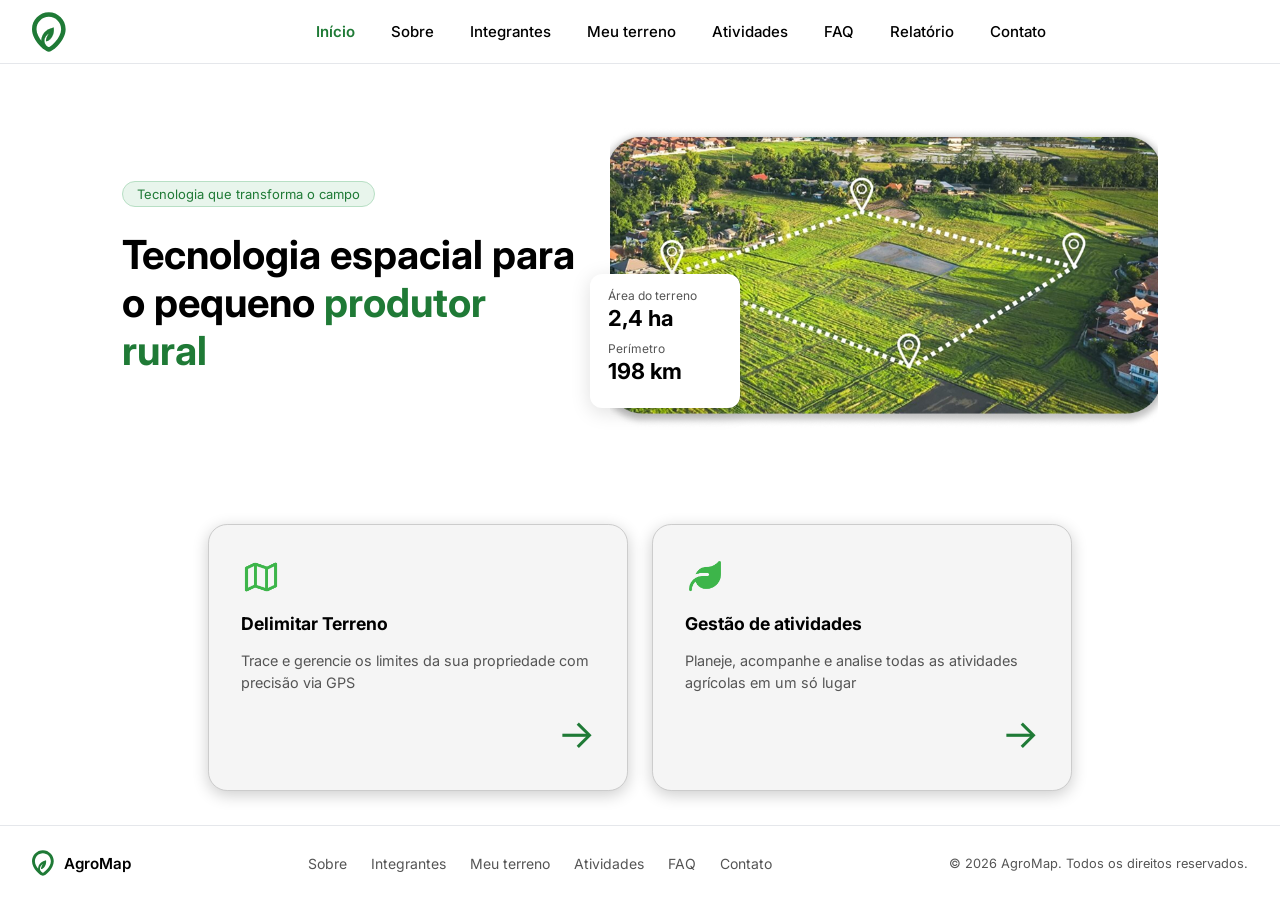
<file: index.html>
<!DOCTYPE html>
<html lang="pt-BR">
<head>
  <meta charset="UTF-8">
  <meta name="viewport" content="width=device-width, initial-scale=1.0">
  <title>AgroMap</title>
  <link rel="stylesheet" href="css/styles.css">
  <link rel="stylesheet" href="/css/home.css">
  <link rel="icon" href="/assents/Group 1.svg">
</head>
<body>

   <header class="navbar">
    <a href="index.html" class="navbar-logo">
      <svg width="34" height="40" viewBox="0 0 56 65" fill="none" xmlns="http://www.w3.org/2000/svg">
        <path d="M47.9762 27.9048C47.9762 16.5681 38.8692 7.42857 27.7007 7.42857C16.5328 7.42866 7.42857 16.5675 7.42857 27.9048C7.42857 35.0785 11.7476 42.5605 17.0473 48.5275C19.6419 51.4488 22.3311 53.8461 24.5446 55.4835C25.6554 56.3052 26.5907 56.8943 27.2892 57.2591C27.4559 57.3462 27.5927 57.4102 27.7007 57.4588C27.8086 57.4102 27.9456 57.3463 28.1124 57.2591C28.811 56.8942 29.7467 56.3049 30.8577 55.4832C33.0715 53.8458 35.7612 51.4487 38.3561 48.5275C43.6566 42.5604 47.9762 35.0783 47.9762 27.9048ZM55.4048 27.9048C55.4048 37.7951 49.6459 47.0035 43.9099 53.4609C40.9866 56.7518 37.9186 59.5004 35.275 61.4557C33.9573 62.4303 32.6891 63.2493 31.5517 63.8434C30.5947 64.3433 29.1586 65 27.7007 65C26.2427 64.9999 24.8068 64.3433 23.8499 63.8434C22.7126 63.2493 21.4445 62.4303 20.127 61.4557C17.4837 59.5004 14.416 56.7515 11.4931 53.4606C5.75789 47.0031 2.09492e-06 37.7949 0 27.9048C0 12.5249 12.3703 9.11382e-05 27.7007 0C43.0304 0 55.4048 12.5242 55.4048 27.9048Z" fill="#1F7A36"/>
        <path d="M35.6347 25.2483C14.1538 30.2769 14.5306 46.5816 16.1888 53.8197L23.1984 54.9626C16.5054 45.454 23.2738 37.5911 27.4946 34.8483C24.1782 40.8673 19.5353 51.6254 27.4946 46.5054C35.4538 41.3854 36.8406 30.5054 35.6347 25.2483Z" fill="#1F7A36"/>
        <path d="M35.807 25.2089C36.4175 27.8706 36.3695 31.9359 35.171 35.9787C33.9719 40.0236 31.6151 44.0649 27.5901 46.6541C26.5889 47.2982 25.7747 47.7003 25.1232 47.8912C24.4749 48.0811 23.9568 48.0706 23.5787 47.8418C23.1968 47.6106 23.0084 47.188 22.9469 46.6752C22.8853 46.1616 22.9462 45.5266 23.093 44.8181C23.6382 42.1862 25.4075 38.3573 26.9866 35.4128C25.0035 36.8547 22.656 39.3037 21.4183 42.4334C20.0566 45.8764 20.0317 50.1563 23.3431 54.8607L23.5853 55.2047L16.043 53.9753L16.0164 53.8592C15.1828 50.2204 14.6681 44.293 17.0718 38.6362C19.4804 32.9681 24.8065 27.6013 35.5942 25.0759L35.7673 25.0355L35.807 25.2089ZM35.5002 25.4625C24.925 27.9823 19.743 33.2543 17.3972 38.7748C15.059 44.2776 15.5266 50.056 16.3353 53.664L22.818 54.7215C19.6738 50.0506 19.7184 45.7698 21.0894 42.3032C22.4892 38.7637 25.2652 36.0858 27.398 34.6998L27.6495 34.9337C25.9918 37.9424 24.014 42.1164 23.4395 44.8899C23.2961 45.5823 23.2429 46.1743 23.2979 46.6331C23.3529 47.0925 23.5117 47.3877 23.7618 47.5392C24.0159 47.693 24.4155 47.7298 25.0237 47.5516C25.6287 47.3744 26.4103 46.9925 27.3987 46.3567C31.3329 43.826 33.6495 39.8674 34.8321 35.8782C35.9892 31.9751 36.0546 28.0608 35.5002 25.4625Z" fill="#1F7A36"/>
      </svg>
    </a>

    <nav class="navbar-nav">
      <a href="index.html" class="nav-link active">Início</a>
      <a href="pages/sobre.html" class="nav-link">Sobre</a>
      <a href="pages/integrantes.html" class="nav-link">Integrantes</a>
      <a href="pages/meuterreno.html" class="nav-link">Meu terreno</a>
      <a href="pages/atividades.html" class="nav-link">Atividades</a>
      <a href="pages/faq.html" class="nav-link">FAQ</a>
      <a href="pages/relatorio.html" class="nav-link">Relatório</a>
      <a href="pages/contato.html" class="nav-link">Contato</a>
    </nav>

    <button class="navbar-toggle" aria-label="Abrir menu">
      <span></span>
      <span></span>
      <span></span>
    </button>
  </header>

 <main>
  <section class="hero">

    <div class="hero-texto">
      <small class="hero-badge">Tecnologia que transforma o campo</small>
      <h1 class="hero-titulo">
        Tecnologia espacial para o pequeno
        <span class="hero-destaque">produtor rural</span>
      </h1>
    </div>

    <figure class="hero-figura">
      <img class="hero-imagem" src="/assents/Terreno-vista-aerea-georreferenciamento 1.jpg" alt="Vista aérea do terreno georreferenciado" />

      <div class="hero-card">
        <p>Área do terreno</p>
        <strong>2,4 ha</strong>

        <p>Perímetro</p>
        <strong>198 km</strong>
      </div>
    </figure>

  </section>
  
    <section class="card-home">

      <div class="card-terreno">
        <img src="/assents/map-regular-full 1.png" alt="Ícone de mapa">
        <h3>Delimitar Terreno</h3>
        <p>Trace e gerencie os limites da sua propriedade com precisão via GPS</p>
        <a href="/pages/meuterreno.html" aria-label="Acessar Delimitar Terreno">→</a>
      </div>

      <div class="card-gestao">
        <img src="/assents/leaf-solid-full 1.png" alt="Ícone de folha">
        <h3>Gestão de atividades</h3>
        <p>Planeje, acompanhe e analise todas as atividades agrícolas em um só lugar</p>
        <a href="/pages/atividades.html" aria-label="Acessar Gestão de atividades">→</a>
      </div>

    </section>

</main>

  <footer class="site-footer">
    <a href="index.html" class="site-footer__brand">
      <svg width="22" height="26" viewBox="0 0 56 65" fill="none" xmlns="http://www.w3.org/2000/svg" aria-hidden="true">
        <path d="M47.9762 27.9048C47.9762 16.5681 38.8692 7.42857 27.7007 7.42857C16.5328 7.42866 7.42857 16.5675 7.42857 27.9048C7.42857 35.0785 11.7476 42.5605 17.0473 48.5275C19.6419 51.4488 22.3311 53.8461 24.5446 55.4835C25.6554 56.3052 26.5907 56.8943 27.2892 57.2591C27.4559 57.3462 27.5927 57.4102 27.7007 57.4588C27.8086 57.4102 27.9456 57.3463 28.1124 57.2591C28.811 56.8942 29.7467 56.3049 30.8577 55.4832C33.0715 53.8458 35.7612 51.4487 38.3561 48.5275C43.6566 42.5604 47.9762 35.0783 47.9762 27.9048ZM55.4048 27.9048C55.4048 37.7951 49.6459 47.0035 43.9099 53.4609C40.9866 56.7518 37.9186 59.5004 35.275 61.4557C33.9573 62.4303 32.6891 63.2493 31.5517 63.8434C30.5947 64.3433 29.1586 65 27.7007 65C26.2427 64.9999 24.8068 64.3433 23.8499 63.8434C22.7126 63.2493 21.4445 62.4303 20.127 61.4557C17.4837 59.5004 14.416 56.7515 11.4931 53.4606C5.75789 47.0031 2.09492e-06 37.7949 0 27.9048C0 12.5249 12.3703 9.11382e-05 27.7007 0C43.0304 0 55.4048 12.5242 55.4048 27.9048Z" fill="#1F7A36"/>
        <path d="M35.6347 25.2483C14.1538 30.2769 14.5306 46.5816 16.1888 53.8197L23.1984 54.9626C16.5054 45.454 23.2738 37.5911 27.4946 34.8483C24.1782 40.8673 19.5353 51.6254 27.4946 46.5054C35.4538 41.3854 36.8406 30.5054 35.6347 25.2483Z" fill="#1F7A36"/>
      </svg>
      AgroMap
    </a>

    <nav class="site-footer__nav" aria-label="Links do rodapé">
      <a href="pages/sobre.html" class="site-footer__link">Sobre</a>
      <a href="pages/integrantes.html" class="site-footer__link">Integrantes</a>
      <a href="pages/meuterreno.html" class="site-footer__link">Meu terreno</a>
      <a href="pages/atividades.html" class="site-footer__link">Atividades</a>
      <a href="pages/faq.html" class="site-footer__link">FAQ</a>
      <a href="pages/contato.html" class="site-footer__link">Contato</a>
    </nav>

    <small class="site-footer__copy">&copy; 2026 AgroMap. Todos os direitos reservados.</small>
  </footer>

  <script src="js/nav.js"></script>
</body>
</html>
</file>
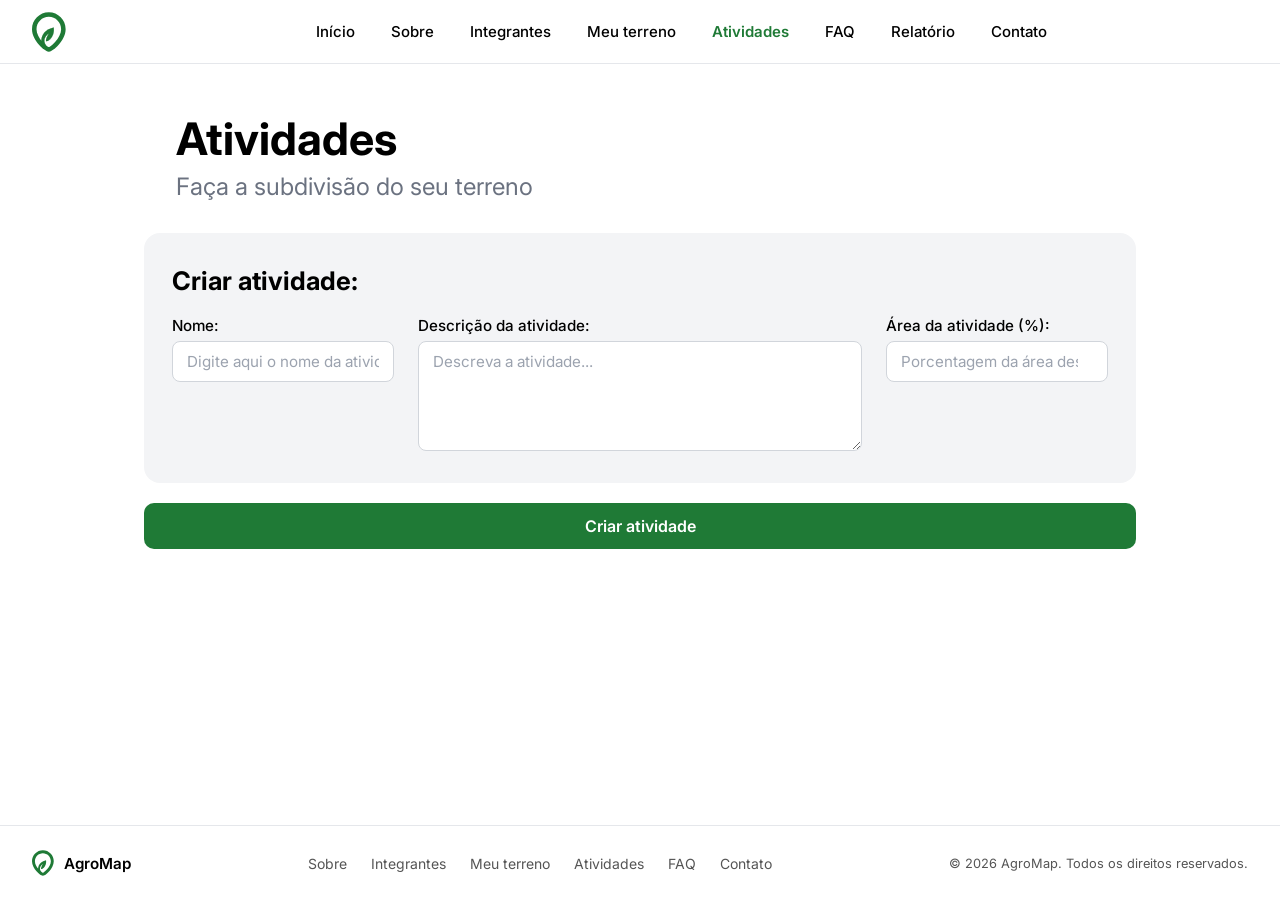
<file: pages/atividades.html>
<!DOCTYPE html>
<html lang="pt-BR">

<head>
  <meta charset="UTF-8">
  <meta name="viewport" content="width=device-width, initial-scale=1.0">
  <title>Atividades - AgroMap</title>
  <link rel="stylesheet" href="../css/styles.css">
  <link rel="stylesheet" href="../css/atividade.css">
  <link rel="icon" href="/assents/Group 1.svg">
</head>

<body>

  <header class="navbar">
    <a href="../index.html" class="navbar-logo">
      <svg width="34" height="40" viewBox="0 0 56 65" fill="none" xmlns="http://www.w3.org/2000/svg">
        <path
          d="M47.9762 27.9048C47.9762 16.5681 38.8692 7.42857 27.7007 7.42857C16.5328 7.42866 7.42857 16.5675 7.42857 27.9048C7.42857 35.0785 11.7476 42.5605 17.0473 48.5275C19.6419 51.4488 22.3311 53.8461 24.5446 55.4835C25.6554 56.3052 26.5907 56.8943 27.2892 57.2591C27.4559 57.3462 27.5927 57.4102 27.7007 57.4588C27.8086 57.4102 27.9456 57.3463 28.1124 57.2591C28.811 56.8942 29.7467 56.3049 30.8577 55.4832C33.0715 53.8458 35.7612 51.4487 38.3561 48.5275C43.6566 42.5604 47.9762 35.0783 47.9762 27.9048ZM55.4048 27.9048C55.4048 37.7951 49.6459 47.0035 43.9099 53.4609C40.9866 56.7518 37.9186 59.5004 35.275 61.4557C33.9573 62.4303 32.6891 63.2493 31.5517 63.8434C30.5947 64.3433 29.1586 65 27.7007 65C26.2427 64.9999 24.8068 64.3433 23.8499 63.8434C22.7126 63.2493 21.4445 62.4303 20.127 61.4557C17.4837 59.5004 14.416 56.7515 11.4931 53.4606C5.75789 47.0031 2.09492e-06 37.7949 0 27.9048C0 12.5249 12.3703 9.11382e-05 27.7007 0C43.0304 0 55.4048 12.5242 55.4048 27.9048Z"
          fill="#1F7A36" />
        <path
          d="M35.6347 25.2483C14.1538 30.2769 14.5306 46.5816 16.1888 53.8197L23.1984 54.9626C16.5054 45.454 23.2738 37.5911 27.4946 34.8483C24.1782 40.8673 19.5353 51.6254 27.4946 46.5054C35.4538 41.3854 36.8406 30.5054 35.6347 25.2483Z"
          fill="#1F7A36" />
        <path
          d="M35.807 25.2089C36.4175 27.8706 36.3695 31.9359 35.171 35.9787C33.9719 40.0236 31.6151 44.0649 27.5901 46.6541C26.5889 47.2982 25.7747 47.7003 25.1232 47.8912C24.4749 48.0811 23.9568 48.0706 23.5787 47.8418C23.1968 47.6106 23.0084 47.188 22.9469 46.6752C22.8853 46.1616 22.9462 45.5266 23.093 44.8181C23.6382 42.1862 25.4075 38.3573 26.9866 35.4128C25.0035 36.8547 22.656 39.3037 21.4183 42.4334C20.0566 45.8764 20.0317 50.1563 23.3431 54.8607L23.5853 55.2047L16.043 53.9753L16.0164 53.8592C15.1828 50.2204 14.6681 44.293 17.0718 38.6362C19.4804 32.9681 24.8065 27.6013 35.5942 25.0759L35.7673 25.0355L35.807 25.2089ZM35.5002 25.4625C24.925 27.9823 19.743 33.2543 17.3972 38.7748C15.059 44.2776 15.5266 50.056 16.3353 53.664L22.818 54.7215C19.6738 50.0506 19.7184 45.7698 21.0894 42.3032C22.4892 38.7637 25.2652 36.0858 27.398 34.6998L27.6495 34.9337C25.9918 37.9424 24.014 42.1164 23.4395 44.8899C23.2961 45.5823 23.2429 46.1743 23.2979 46.6331C23.3529 47.0925 23.5117 47.3877 23.7618 47.5392C24.0159 47.693 24.4155 47.7298 25.0237 47.5516C25.6287 47.3744 26.4103 46.9925 27.3987 46.3567C31.3329 43.826 33.6495 39.8674 34.8321 35.8782C35.9892 31.9751 36.0546 28.0608 35.5002 25.4625Z"
          fill="#1F7A36" />
      </svg>
    </a>

    <nav class="navbar-nav">
      <a href="../index.html" class="nav-link">Início</a>
      <a href="sobre.html" class="nav-link">Sobre</a>
      <a href="integrantes.html" class="nav-link">Integrantes</a>
      <a href="meuterreno.html" class="nav-link">Meu terreno</a>
      <a href="atividades.html" class="nav-link active">Atividades</a>
      <a href="faq.html" class="nav-link">FAQ</a>
      <a href="relatorio.html" class="nav-link">Relatório</a>
      <a href="contato.html" class="nav-link">Contato</a>
    </nav>

    <button class="navbar-toggle" aria-label="Abrir menu">
      <span></span>
      <span></span>
      <span></span>
    </button>
  </header>

  <main>
    <section class="page-header">
      <h1 class="page-header__title">Atividades</h1>
      <p class="page-header__subtitle">Faça a subdivisão do seu terreno</p>
    </section>

    <section class="atividade-section">
      <article class="card">
        <h2 class="card__title">Criar atividade:</h2>
        <form id="form-atividade" class="atividade-form-grid" novalidate>
          <div class="atividade-field">
            <label class="form-label" for="nome-atividade">Nome:</label>
            <input class="form-input" id="nome-atividade" type="text"
              placeholder="Digite aqui o nome da atividade...">
          </div>
          <div class="atividade-field">
            <label class="form-label" for="descricao-atividade">Descrição da atividade:</label>
            <textarea class="form-input atividade-textarea" id="descricao-atividade"
              placeholder="Descreva a atividade..."></textarea>
          </div>
          <div class="atividade-field">
            <label class="form-label" for="area-atividade">Área da atividade (%):</label>
            <input class="form-input" id="area-atividade" type="number" min="0" max="100"
              placeholder="Porcentagem da área destinada...">
          </div>
        </form>
      </article>

      <div class="atividade-btn-wrap">
        <button class="btn-primary" type="submit" form="form-atividade" id="btn-criar-atividade">
          Criar atividade
        </button>
      </div>
    </section>

    <section class="atividade-section" aria-label="Minhas atividades">
      <ul class="atividade-list" id="lista-atividades">

        <li class="card atividade-card">
          <div class="atividade-card__left">
            <h3 class="atividade-card__name">Plantio de soja</h3>
            <p class="atividade-stat__label">Área ocupada (m²):</p>
            <p class="atividade-stat__value"><span>00</span><span>m²</span></p>
          </div>
          <div class="atividade-card__right">
            <p class="form-label">Descrição da atividade:</p>
            <p class="atividade-card__desc">Descrição detalhada da atividade cadastrada para este terreno.</p>
          </div>
        </li>

      </ul>
    </section>
  </main>

  <footer class="site-footer">
    <a href="../index.html" class="site-footer__brand">
      <svg width="22" height="26" viewBox="0 0 56 65" fill="none" xmlns="http://www.w3.org/2000/svg" aria-hidden="true">
        <path d="M47.9762 27.9048C47.9762 16.5681 38.8692 7.42857 27.7007 7.42857C16.5328 7.42866 7.42857 16.5675 7.42857 27.9048C7.42857 35.0785 11.7476 42.5605 17.0473 48.5275C19.6419 51.4488 22.3311 53.8461 24.5446 55.4835C25.6554 56.3052 26.5907 56.8943 27.2892 57.2591C27.4559 57.3462 27.5927 57.4102 27.7007 57.4588C27.8086 57.4102 27.9456 57.3463 28.1124 57.2591C28.811 56.8942 29.7467 56.3049 30.8577 55.4832C33.0715 53.8458 35.7612 51.4487 38.3561 48.5275C43.6566 42.5604 47.9762 35.0783 47.9762 27.9048ZM55.4048 27.9048C55.4048 37.7951 49.6459 47.0035 43.9099 53.4609C40.9866 56.7518 37.9186 59.5004 35.275 61.4557C33.9573 62.4303 32.6891 63.2493 31.5517 63.8434C30.5947 64.3433 29.1586 65 27.7007 65C26.2427 64.9999 24.8068 64.3433 23.8499 63.8434C22.7126 63.2493 21.4445 62.4303 20.127 61.4557C17.4837 59.5004 14.416 56.7515 11.4931 53.4606C5.75789 47.0031 2.09492e-06 37.7949 0 27.9048C0 12.5249 12.3703 9.11382e-05 27.7007 0C43.0304 0 55.4048 12.5242 55.4048 27.9048Z" fill="#1F7A36"/>
        <path d="M35.6347 25.2483C14.1538 30.2769 14.5306 46.5816 16.1888 53.8197L23.1984 54.9626C16.5054 45.454 23.2738 37.5911 27.4946 34.8483C24.1782 40.8673 19.5353 51.6254 27.4946 46.5054C35.4538 41.3854 36.8406 30.5054 35.6347 25.2483Z" fill="#1F7A36"/>
      </svg>
      AgroMap
    </a>

    <nav class="site-footer__nav" aria-label="Links do rodapé">
      <a href="sobre.html" class="site-footer__link">Sobre</a>
      <a href="integrantes.html" class="site-footer__link">Integrantes</a>
      <a href="meuterreno.html" class="site-footer__link">Meu terreno</a>
      <a href="atividades.html" class="site-footer__link">Atividades</a>
      <a href="faq.html" class="site-footer__link">FAQ</a>
      <a href="contato.html" class="site-footer__link">Contato</a>
    </nav>

    <small class="site-footer__copy">&copy; 2026 AgroMap. Todos os direitos reservados.</small>
  </footer>

  <script src="../js/nav.js"></script>
  <script src="../js/atividade.js"></script>
</body>

</html>
</file>
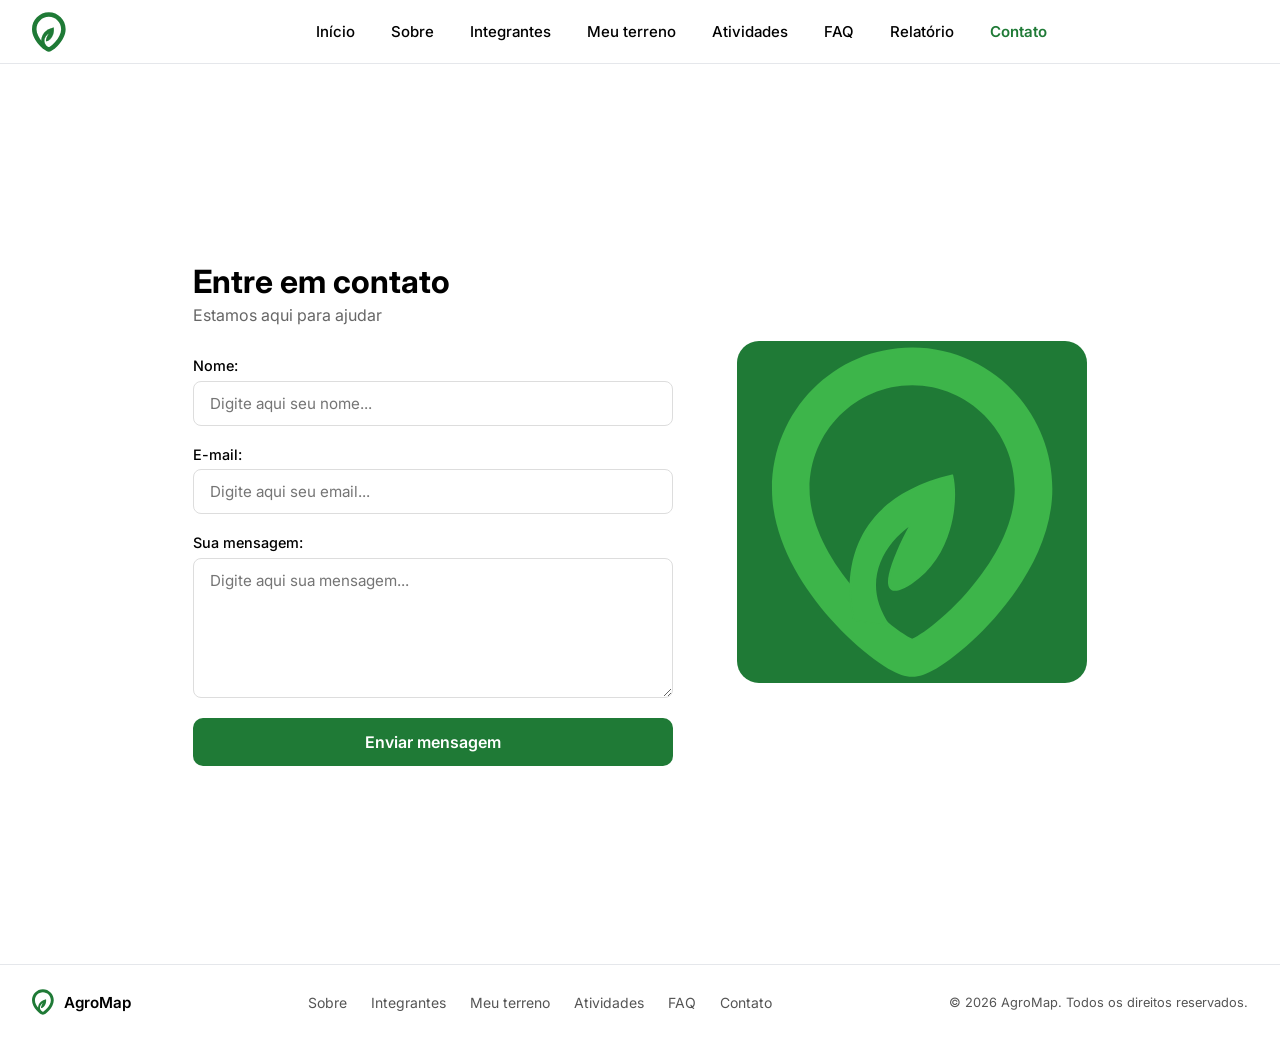
<file: pages/contato.html>
<!DOCTYPE html>
<html lang="en">
<head>
    <meta charset="UTF-8">
    <meta name="viewport" content="width=device-width, initial-scale=1.0">
    <title>Contato</title>
    <link rel="stylesheet" href="../css/styles.css">
    <link rel="stylesheet" href="../css/contato.css">
    <link rel="icon" href="/assents/Group 1.svg">
</head>
<body>

     <header class="navbar">
    <a href="index.html" class="navbar-logo">
      <svg width="34" height="40" viewBox="0 0 56 65" fill="none" xmlns="http://www.w3.org/2000/svg">
        <path d="M47.9762 27.9048C47.9762 16.5681 38.8692 7.42857 27.7007 7.42857C16.5328 7.42866 7.42857 16.5675 7.42857 27.9048C7.42857 35.0785 11.7476 42.5605 17.0473 48.5275C19.6419 51.4488 22.3311 53.8461 24.5446 55.4835C25.6554 56.3052 26.5907 56.8943 27.2892 57.2591C27.4559 57.3462 27.5927 57.4102 27.7007 57.4588C27.8086 57.4102 27.9456 57.3463 28.1124 57.2591C28.811 56.8942 29.7467 56.3049 30.8577 55.4832C33.0715 53.8458 35.7612 51.4487 38.3561 48.5275C43.6566 42.5604 47.9762 35.0783 47.9762 27.9048ZM55.4048 27.9048C55.4048 37.7951 49.6459 47.0035 43.9099 53.4609C40.9866 56.7518 37.9186 59.5004 35.275 61.4557C33.9573 62.4303 32.6891 63.2493 31.5517 63.8434C30.5947 64.3433 29.1586 65 27.7007 65C26.2427 64.9999 24.8068 64.3433 23.8499 63.8434C22.7126 63.2493 21.4445 62.4303 20.127 61.4557C17.4837 59.5004 14.416 56.7515 11.4931 53.4606C5.75789 47.0031 2.09492e-06 37.7949 0 27.9048C0 12.5249 12.3703 9.11382e-05 27.7007 0C43.0304 0 55.4048 12.5242 55.4048 27.9048Z" fill="#1F7A36"/>
        <path d="M35.6347 25.2483C14.1538 30.2769 14.5306 46.5816 16.1888 53.8197L23.1984 54.9626C16.5054 45.454 23.2738 37.5911 27.4946 34.8483C24.1782 40.8673 19.5353 51.6254 27.4946 46.5054C35.4538 41.3854 36.8406 30.5054 35.6347 25.2483Z" fill="#1F7A36"/>
        <path d="M35.807 25.2089C36.4175 27.8706 36.3695 31.9359 35.171 35.9787C33.9719 40.0236 31.6151 44.0649 27.5901 46.6541C26.5889 47.2982 25.7747 47.7003 25.1232 47.8912C24.4749 48.0811 23.9568 48.0706 23.5787 47.8418C23.1968 47.6106 23.0084 47.188 22.9469 46.6752C22.8853 46.1616 22.9462 45.5266 23.093 44.8181C23.6382 42.1862 25.4075 38.3573 26.9866 35.4128C25.0035 36.8547 22.656 39.3037 21.4183 42.4334C20.0566 45.8764 20.0317 50.1563 23.3431 54.8607L23.5853 55.2047L16.043 53.9753L16.0164 53.8592C15.1828 50.2204 14.6681 44.293 17.0718 38.6362C19.4804 32.9681 24.8065 27.6013 35.5942 25.0759L35.7673 25.0355L35.807 25.2089ZM35.5002 25.4625C24.925 27.9823 19.743 33.2543 17.3972 38.7748C15.059 44.2776 15.5266 50.056 16.3353 53.664L22.818 54.7215C19.6738 50.0506 19.7184 45.7698 21.0894 42.3032C22.4892 38.7637 25.2652 36.0858 27.398 34.6998L27.6495 34.9337C25.9918 37.9424 24.014 42.1164 23.4395 44.8899C23.2961 45.5823 23.2429 46.1743 23.2979 46.6331C23.3529 47.0925 23.5117 47.3877 23.7618 47.5392C24.0159 47.693 24.4155 47.7298 25.0237 47.5516C25.6287 47.3744 26.4103 46.9925 27.3987 46.3567C31.3329 43.826 33.6495 39.8674 34.8321 35.8782C35.9892 31.9751 36.0546 28.0608 35.5002 25.4625Z" fill="#1F7A36"/>
      </svg>
    </a>

    <nav class="navbar-nav">
      <a href="../index.html" class="nav-link">Início</a>
      <a href="sobre.html" class="nav-link">Sobre</a>
      <a href="integrantes.html" class="nav-link">Integrantes</a>
      <a href="meuterreno.html" class="nav-link">Meu terreno</a>
      <a href="atividades.html" class="nav-link">Atividades</a>
      <a href="faq.html" class="nav-link">FAQ</a>
      <a href="relatorio.html" class="nav-link">Relatório</a>
      <a href="contato.html" class="nav-link active">Contato</a>
    </nav>

    <button class="navbar-toggle" aria-label="Abrir menu">
      <span></span>
      <span></span>
      <span></span>
    </button>
  </header>

  <main id="conteudo-principal">

  <section class="contato-section" aria-labelledby="titulo-contato">
    <header class="contato-header">
      <h1 id="titulo-contato">Entre em contato</h1>
      <p>Estamos aqui para ajudar</p>
    </header>

    <form class="contato-form" id="contato-form" novalidate>
      <div class="form-group">
        <label for="nome">Nome:</label>
        <input type="text" id="nome" name="nome" placeholder="Digite aqui seu nome..." autocomplete="name" required aria-required="true" />
      </div>

      <div class="form-group">
        <label for="email">E-mail:</label>
        <input type="email" id="email" name="email" placeholder="Digite aqui seu email..." autocomplete="email" required aria-required="true" />
      </div>

      <div class="form-group">
        <label for="mensagem">Sua mensagem:</label>
        <textarea id="mensagem" name="mensagem" placeholder="Digite aqui sua mensagem..." rows="6" required aria-required="true"></textarea>
      </div>

      <button class="btn-primary" type="submit" class="btn-enviar">Enviar mensagem</button>
    </form>
  </section>

  <aside class="logo-contato">
    <img src="../assents/Group 17.svg" alt="Logo AgroMap">
  </aside>

</main>
  
  <footer class="site-footer">
    <a href="../index.html" class="site-footer__brand">
      <svg width="22" height="26" viewBox="0 0 56 65" fill="none" xmlns="http://www.w3.org/2000/svg" aria-hidden="true">
        <path d="M47.9762 27.9048C47.9762 16.5681 38.8692 7.42857 27.7007 7.42857C16.5328 7.42866 7.42857 16.5675 7.42857 27.9048C7.42857 35.0785 11.7476 42.5605 17.0473 48.5275C19.6419 51.4488 22.3311 53.8461 24.5446 55.4835C25.6554 56.3052 26.5907 56.8943 27.2892 57.2591C27.4559 57.3462 27.5927 57.4102 27.7007 57.4588C27.8086 57.4102 27.9456 57.3463 28.1124 57.2591C28.811 56.8942 29.7467 56.3049 30.8577 55.4832C33.0715 53.8458 35.7612 51.4487 38.3561 48.5275C43.6566 42.5604 47.9762 35.0783 47.9762 27.9048ZM55.4048 27.9048C55.4048 37.7951 49.6459 47.0035 43.9099 53.4609C40.9866 56.7518 37.9186 59.5004 35.275 61.4557C33.9573 62.4303 32.6891 63.2493 31.5517 63.8434C30.5947 64.3433 29.1586 65 27.7007 65C26.2427 64.9999 24.8068 64.3433 23.8499 63.8434C22.7126 63.2493 21.4445 62.4303 20.127 61.4557C17.4837 59.5004 14.416 56.7515 11.4931 53.4606C5.75789 47.0031 2.09492e-06 37.7949 0 27.9048C0 12.5249 12.3703 9.11382e-05 27.7007 0C43.0304 0 55.4048 12.5242 55.4048 27.9048Z" fill="#1F7A36"/>
        <path d="M35.6347 25.2483C14.1538 30.2769 14.5306 46.5816 16.1888 53.8197L23.1984 54.9626C16.5054 45.454 23.2738 37.5911 27.4946 34.8483C24.1782 40.8673 19.5353 51.6254 27.4946 46.5054C35.4538 41.3854 36.8406 30.5054 35.6347 25.2483Z" fill="#1F7A36"/>
      </svg>
      AgroMap
    </a>

    <nav class="site-footer__nav" aria-label="Links do rodapé">
      <a href="sobre.html" class="site-footer__link">Sobre</a>
      <a href="integrantes.html" class="site-footer__link">Integrantes</a>
      <a href="meuterreno.html" class="site-footer__link">Meu terreno</a>
      <a href="atividades.html" class="site-footer__link">Atividades</a>
      <a href="faq.html" class="site-footer__link">FAQ</a>
      <a href="contato.html" class="site-footer__link">Contato</a>
    </nav>

    <small class="site-footer__copy">&copy; 2026 AgroMap. Todos os direitos reservados.</small>
  </footer>

  <script src="../js/contato.js"></script>
  <script src="../js/nav.js"></script>
</body>
</html>
</file>
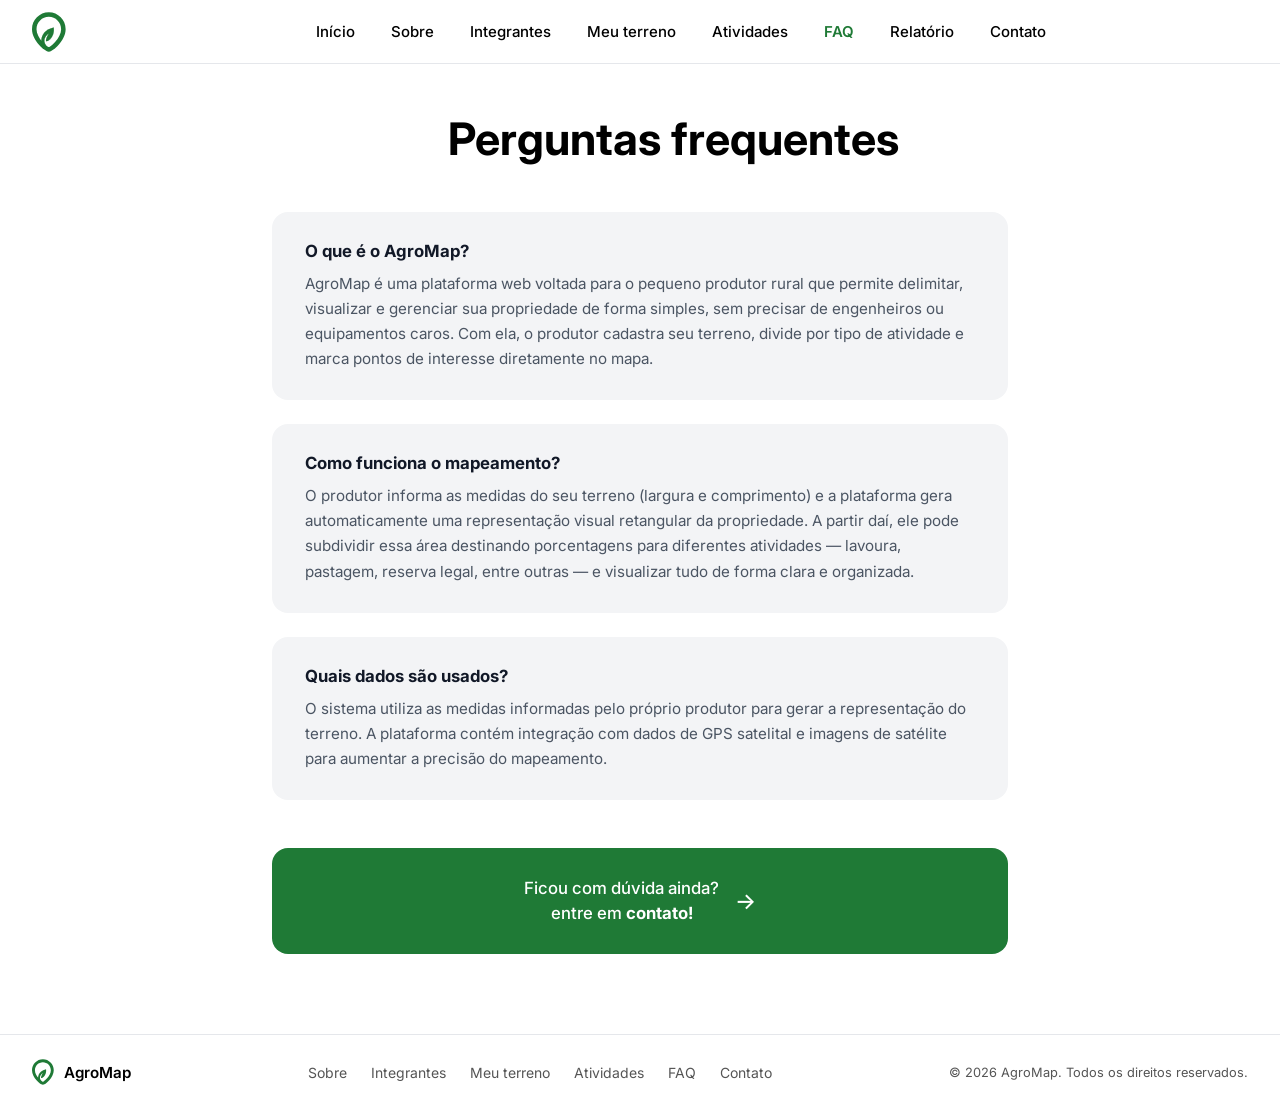
<file: pages/faq.html>
<!DOCTYPE html>
<html lang="pt-BR">
<head>
  <meta charset="UTF-8">
  <meta name="viewport" content="width=device-width, initial-scale=1.0">
  <title>FAQ – AgroMap</title>
  <link rel="stylesheet" href="../css/styles.css">
  <link rel="stylesheet" href="../css/faq.css">
  <link rel="icon" href="/assents/Group 1.svg">
</head>
<body>

  <header class="navbar">
    <a href="../index.html" class="navbar-logo">
      <svg width="34" height="40" viewBox="0 0 56 65" fill="none" xmlns="http://www.w3.org/2000/svg">
        <path d="M47.9762 27.9048C47.9762 16.5681 38.8692 7.42857 27.7007 7.42857C16.5328 7.42866 7.42857 16.5675 7.42857 27.9048C7.42857 35.0785 11.7476 42.5605 17.0473 48.5275C19.6419 51.4488 22.3311 53.8461 24.5446 55.4835C25.6554 56.3052 26.5907 56.8943 27.2892 57.2591C27.4559 57.3462 27.5927 57.4102 27.7007 57.4588C27.8086 57.4102 27.9456 57.3463 28.1124 57.2591C28.811 56.8942 29.7467 56.3049 30.8577 55.4832C33.0715 53.8458 35.7612 51.4487 38.3561 48.5275C43.6566 42.5604 47.9762 35.0783 47.9762 27.9048ZM55.4048 27.9048C55.4048 37.7951 49.6459 47.0035 43.9099 53.4609C40.9866 56.7518 37.9186 59.5004 35.275 61.4557C33.9573 62.4303 32.6891 63.2493 31.5517 63.8434C30.5947 64.3433 29.1586 65 27.7007 65C26.2427 64.9999 24.8068 64.3433 23.8499 63.8434C22.7126 63.2493 21.4445 62.4303 20.127 61.4557C17.4837 59.5004 14.416 56.7515 11.4931 53.4606C5.75789 47.0031 2.09492e-06 37.7949 0 27.9048C0 12.5249 12.3703 9.11382e-05 27.7007 0C43.0304 0 55.4048 12.5242 55.4048 27.9048Z" fill="#1F7A36"/>
        <path d="M35.6347 25.2483C14.1538 30.2769 14.5306 46.5816 16.1888 53.8197L23.1984 54.9626C16.5054 45.454 23.2738 37.5911 27.4946 34.8483C24.1782 40.8673 19.5353 51.6254 27.4946 46.5054C35.4538 41.3854 36.8406 30.5054 35.6347 25.2483Z" fill="#1F7A36"/>
        <path d="M35.807 25.2089C36.4175 27.8706 36.3695 31.9359 35.171 35.9787C33.9719 40.0236 31.6151 44.0649 27.5901 46.6541C26.5889 47.2982 25.7747 47.7003 25.1232 47.8912C24.4749 48.0811 23.9568 48.0706 23.5787 47.8418C23.1968 47.6106 23.0084 47.188 22.9469 46.6752C22.8853 46.1616 22.9462 45.5266 23.093 44.8181C23.6382 42.1862 25.4075 38.3573 26.9866 35.4128C25.0035 36.8547 22.656 39.3037 21.4183 42.4334C20.0566 45.8764 20.0317 50.1563 23.3431 54.8607L23.5853 55.2047L16.043 53.9753L16.0164 53.8592C15.1828 50.2204 14.6681 44.293 17.0718 38.6362C19.4804 32.9681 24.8065 27.6013 35.5942 25.0759L35.7673 25.0355L35.807 25.2089ZM35.5002 25.4625C24.925 27.9823 19.743 33.2543 17.3972 38.7748C15.059 44.2776 15.5266 50.056 16.3353 53.664L22.818 54.7215C19.6738 50.0506 19.7184 45.7698 21.0894 42.3032C22.4892 38.7637 25.2652 36.0858 27.398 34.6998L27.6495 34.9337C25.9918 37.9424 24.014 42.1164 23.4395 44.8899C23.2961 45.5823 23.2429 46.1743 23.2979 46.6331C23.3529 47.0925 23.5117 47.3877 23.7618 47.5392C24.0159 47.693 24.4155 47.7298 25.0237 47.5516C25.6287 47.3744 26.4103 46.9925 27.3987 46.3567C31.3329 43.826 33.6495 39.8674 34.8321 35.8782C35.9892 31.9751 36.0546 28.0608 35.5002 25.4625Z" fill="#1F7A36"/>
      </svg>
    </a>

    <nav class="navbar-nav" id="navbar-nav">
      <a href="../index.html" class="nav-link">Início</a>
      <a href="sobre.html" class="nav-link">Sobre</a>
      <a href="integrantes.html" class="nav-link">Integrantes</a>
      <a href="meuterreno.html" class="nav-link">Meu terreno</a>
      <a href="atividades.html" class="nav-link">Atividades</a>
      <a href="faq.html" class="nav-link active">FAQ</a>
      <a href="relatorio.html" class="nav-link">Relatório</a>
      <a href="contato.html" class="nav-link">Contato</a>
    </nav>

    <button class="navbar-toggle" id="navbar-toggle" aria-label="Abrir menu" aria-expanded="false" aria-controls="navbar-nav">
      <span></span>
      <span></span>
      <span></span>
    </button>
  </header>

  <main id="conteudo-principal">

    <header class="page-header">
      <h1 class="page-header__title">Perguntas frequentes</h1>
    </header>

    <section class="faq-lista" aria-label="Perguntas frequentes">

      <article class="faq-item">
        <h2 class="faq-item__pergunta">O que é o AgroMap?</h2>
        <p class="faq-item__resposta">AgroMap é uma plataforma web voltada para o pequeno produtor rural que permite delimitar, visualizar e gerenciar sua propriedade de forma simples, sem precisar de engenheiros ou equipamentos caros. Com ela, o produtor cadastra seu terreno, divide por tipo de atividade e marca pontos de interesse diretamente no mapa.</p>
      </article>

      <article class="faq-item">
        <h2 class="faq-item__pergunta">Como funciona o mapeamento?</h2>
        <p class="faq-item__resposta">O produtor informa as medidas do seu terreno (largura e comprimento) e a plataforma gera automaticamente uma representação visual retangular da propriedade. A partir daí, ele pode subdividir essa área destinando porcentagens para diferentes atividades — lavoura, pastagem, reserva legal, entre outras — e visualizar tudo de forma clara e organizada.</p>
      </article>

      <article class="faq-item">
        <h2 class="faq-item__pergunta">Quais dados são usados?</h2>
        <p class="faq-item__resposta">O sistema utiliza as medidas informadas pelo próprio produtor para gerar a representação do terreno. A plataforma contém integração com dados de GPS satelital e imagens de satélite para aumentar a precisão do mapeamento.</p>
      </article>

    </section>

    <a href="contato.html" class="faq-cta" aria-label="Ir para a página de contato">
      <span>Ficou com dúvida ainda?<br>entre em <strong>contato!</strong></span>
      <span class="faq-cta__seta" aria-hidden="true">→</span>
    </a>

  </main>

  <footer class="site-footer">
    <a href="../index.html" class="site-footer__brand">
      <svg width="22" height="26" viewBox="0 0 56 65" fill="none" xmlns="http://www.w3.org/2000/svg" aria-hidden="true">
        <path d="M47.9762 27.9048C47.9762 16.5681 38.8692 7.42857 27.7007 7.42857C16.5328 7.42866 7.42857 16.5675 7.42857 27.9048C7.42857 35.0785 11.7476 42.5605 17.0473 48.5275C19.6419 51.4488 22.3311 53.8461 24.5446 55.4835C25.6554 56.3052 26.5907 56.8943 27.2892 57.2591C27.4559 57.3462 27.5927 57.4102 27.7007 57.4588C27.8086 57.4102 27.9456 57.3463 28.1124 57.2591C28.811 56.8942 29.7467 56.3049 30.8577 55.4832C33.0715 53.8458 35.7612 51.4487 38.3561 48.5275C43.6566 42.5604 47.9762 35.0783 47.9762 27.9048ZM55.4048 27.9048C55.4048 37.7951 49.6459 47.0035 43.9099 53.4609C40.9866 56.7518 37.9186 59.5004 35.275 61.4557C33.9573 62.4303 32.6891 63.2493 31.5517 63.8434C30.5947 64.3433 29.1586 65 27.7007 65C26.2427 64.9999 24.8068 64.3433 23.8499 63.8434C22.7126 63.2493 21.4445 62.4303 20.127 61.4557C17.4837 59.5004 14.416 56.7515 11.4931 53.4606C5.75789 47.0031 2.09492e-06 37.7949 0 27.9048C0 12.5249 12.3703 9.11382e-05 27.7007 0C43.0304 0 55.4048 12.5242 55.4048 27.9048Z" fill="#1F7A36"/>
        <path d="M35.6347 25.2483C14.1538 30.2769 14.5306 46.5816 16.1888 53.8197L23.1984 54.9626C16.5054 45.454 23.2738 37.5911 27.4946 34.8483C24.1782 40.8673 19.5353 51.6254 27.4946 46.5054C35.4538 41.3854 36.8406 30.5054 35.6347 25.2483Z" fill="#1F7A36"/>
      </svg>
      AgroMap
    </a>

    <nav class="site-footer__nav" aria-label="Links do rodapé">
      <a href="sobre.html" class="site-footer__link">Sobre</a>
      <a href="integrantes.html" class="site-footer__link">Integrantes</a>
      <a href="meuterreno.html" class="site-footer__link">Meu terreno</a>
      <a href="atividades.html" class="site-footer__link">Atividades</a>
      <a href="faq.html" class="site-footer__link">FAQ</a>
      <a href="contato.html" class="site-footer__link">Contato</a>
    </nav>

    <small class="site-footer__copy">&copy; 2026 AgroMap. Todos os direitos reservados.</small>
  </footer>

  <script src="../js/nav.js"></script>

</body>
</html>
</file>
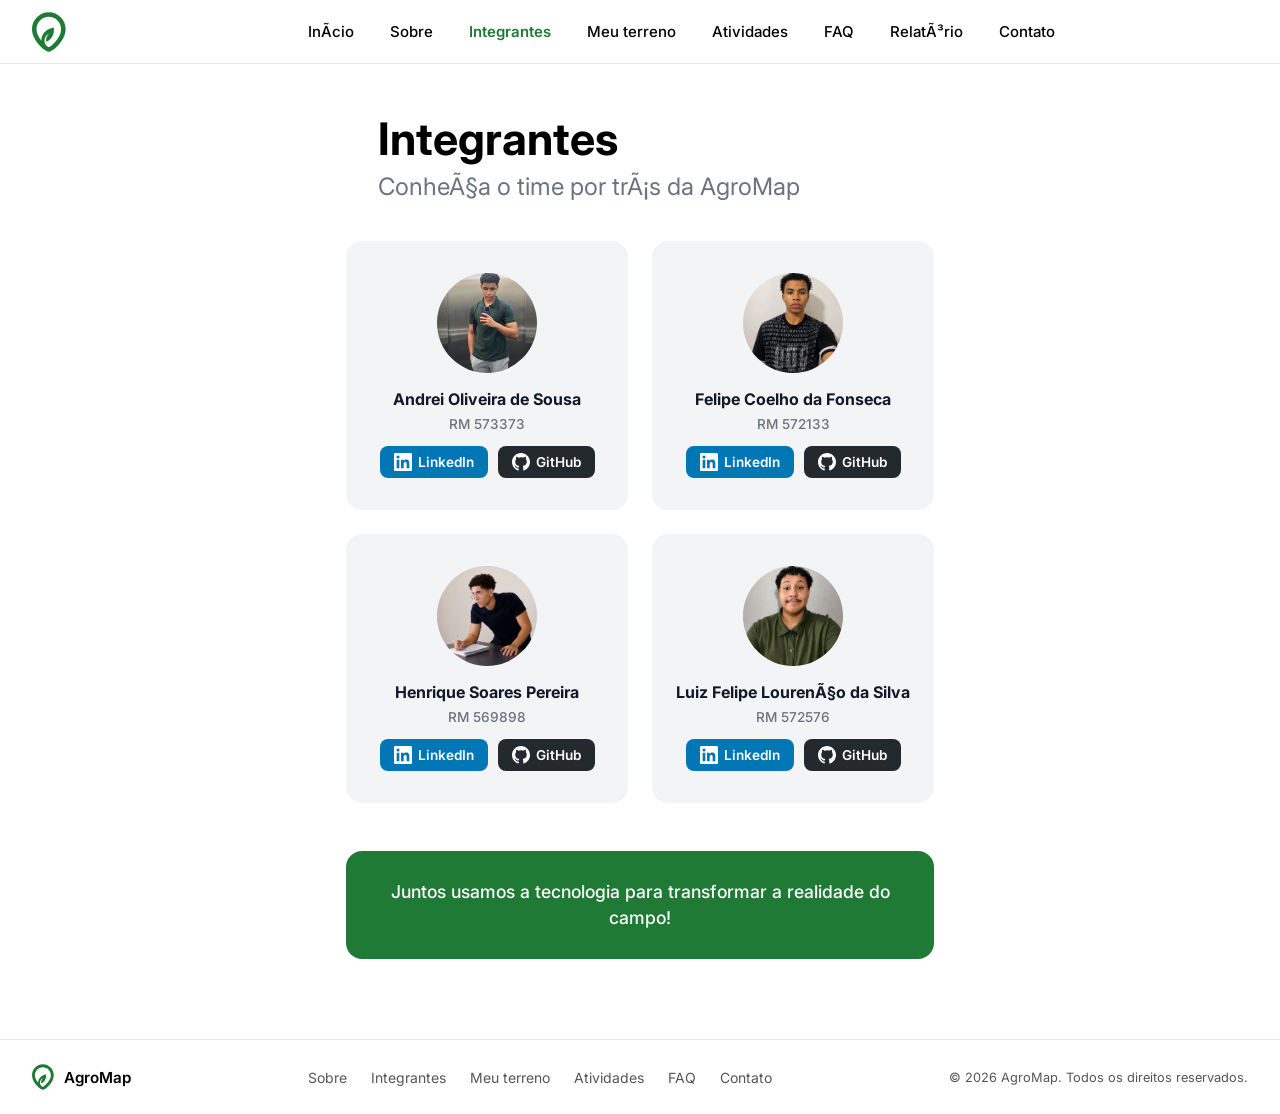
<file: pages/integrantes.html>
<!DOCTYPE html>
<html lang="pt-br>
<head>
    <meta charset="UTF-8">
    <meta name="viewport" content="width=device-width, initial-scale=1.0">
    <title>Integrantes</title>
    <link rel="stylesheet" href="../css/styles.css">
    <link rel="stylesheet" href="../css/integrantes.css">
    <link rel="icon" href="/assents/Group 1.svg">
</head>
<body>
     <header class="navbar">
    <a href="../index.html" class="navbar-logo">
      <svg width="34" height="40" viewBox="0 0 56 65" fill="none" xmlns="http://www.w3.org/2000/svg">
        <path d="M47.9762 27.9048C47.9762 16.5681 38.8692 7.42857 27.7007 7.42857C16.5328 7.42866 7.42857 16.5675 7.42857 27.9048C7.42857 35.0785 11.7476 42.5605 17.0473 48.5275C19.6419 51.4488 22.3311 53.8461 24.5446 55.4835C25.6554 56.3052 26.5907 56.8943 27.2892 57.2591C27.4559 57.3462 27.5927 57.4102 27.7007 57.4588C27.8086 57.4102 27.9456 57.3463 28.1124 57.2591C28.811 56.8942 29.7467 56.3049 30.8577 55.4832C33.0715 53.8458 35.7612 51.4487 38.3561 48.5275C43.6566 42.5604 47.9762 35.0783 47.9762 27.9048ZM55.4048 27.9048C55.4048 37.7951 49.6459 47.0035 43.9099 53.4609C40.9866 56.7518 37.9186 59.5004 35.275 61.4557C33.9573 62.4303 32.6891 63.2493 31.5517 63.8434C30.5947 64.3433 29.1586 65 27.7007 65C26.2427 64.9999 24.8068 64.3433 23.8499 63.8434C22.7126 63.2493 21.4445 62.4303 20.127 61.4557C17.4837 59.5004 14.416 56.7515 11.4931 53.4606C5.75789 47.0031 2.09492e-06 37.7949 0 27.9048C0 12.5249 12.3703 9.11382e-05 27.7007 0C43.0304 0 55.4048 12.5242 55.4048 27.9048Z" fill="#1F7A36"/>
        <path d="M35.6347 25.2483C14.1538 30.2769 14.5306 46.5816 16.1888 53.8197L23.1984 54.9626C16.5054 45.454 23.2738 37.5911 27.4946 34.8483C24.1782 40.8673 19.5353 51.6254 27.4946 46.5054C35.4538 41.3854 36.8406 30.5054 35.6347 25.2483Z" fill="#1F7A36"/>
        <path d="M35.807 25.2089C36.4175 27.8706 36.3695 31.9359 35.171 35.9787C33.9719 40.0236 31.6151 44.0649 27.5901 46.6541C26.5889 47.2982 25.7747 47.7003 25.1232 47.8912C24.4749 48.0811 23.9568 48.0706 23.5787 47.8418C23.1968 47.6106 23.0084 47.188 22.9469 46.6752C22.8853 46.1616 22.9462 45.5266 23.093 44.8181C23.6382 42.1862 25.4075 38.3573 26.9866 35.4128C25.0035 36.8547 22.656 39.3037 21.4183 42.4334C20.0566 45.8764 20.0317 50.1563 23.3431 54.8607L23.5853 55.2047L16.043 53.9753L16.0164 53.8592C15.1828 50.2204 14.6681 44.293 17.0718 38.6362C19.4804 32.9681 24.8065 27.6013 35.5942 25.0759L35.7673 25.0355L35.807 25.2089ZM35.5002 25.4625C24.925 27.9823 19.743 33.2543 17.3972 38.7748C15.059 44.2776 15.5266 50.056 16.3353 53.664L22.818 54.7215C19.6738 50.0506 19.7184 45.7698 21.0894 42.3032C22.4892 38.7637 25.2652 36.0858 27.398 34.6998L27.6495 34.9337C25.9918 37.9424 24.014 42.1164 23.4395 44.8899C23.2961 45.5823 23.2429 46.1743 23.2979 46.6331C23.3529 47.0925 23.5117 47.3877 23.7618 47.5392C24.0159 47.693 24.4155 47.7298 25.0237 47.5516C25.6287 47.3744 26.4103 46.9925 27.3987 46.3567C31.3329 43.826 33.6495 39.8674 34.8321 35.8782C35.9892 31.9751 36.0546 28.0608 35.5002 25.4625Z" fill="#1F7A36"/>
      </svg>
    </a>

    <nav class="navbar-nav">
      <a href="../index.html" class="nav-link">Início</a>
      <a href="sobre.html" class="nav-link">Sobre</a>
      <a href="integrantes.html" class="nav-link active">Integrantes</a>
      <a href="meuterreno.html" class="nav-link">Meu terreno</a>
      <a href="atividades.html" class="nav-link">Atividades</a>
      <a href="faq.html" class="nav-link">FAQ</a>
      <a href="relatorio.html" class="nav-link">Relatório</a>
      <a href="contato.html" class="nav-link">Contato</a>
    </nav>

    <button class="navbar-toggle" aria-label="Abrir menu">
      <span></span>
      <span></span>
      <span></span>
    </button>
  </header>
   
 
  <main id="conteudo-principal">
 
    <header class="page-header">
      <h1 class="page-header__title">Integrantes</h1>
      <p class="page-header__subtitle">Conheça o time por trás da AgroMap</p>
    </header>
 
    <section class="integrantes-grid" aria-label="Equipe AgroMap">
 
     
      <article class="integrante-card">
        <div class="integrante-card__foto-wrapper">
          <img
            src="../assents/Andrei.jpeg"
            alt="Foto de Andrei Oliveira de Sousa"
            class="integrante-card__foto"
            onerror="this.style.display='none'; this.nextElementSibling.style.display='flex';"
          />
          <div class="integrante-card__foto-fallback" aria-hidden="true">AO</div>
        </div>
        <div class="integrante-card__info">
          <h2 class="integrante-card__nome">Andrei Oliveira de Sousa</h2>
          <span class="integrante-card__rm">RM 573373</span>
          <div class="integrante-card__links">
            <a href="https://www.linkedin.com/in/andrei-sousa-55662825a/" target="_blank" rel="noopener noreferrer" class="integrante-card__link integrante-card__link--linkedin" aria-label="LinkedIn de Andrei">
              <svg xmlns="http://www.w3.org/2000/svg" width="18" height="18" viewBox="0 0 24 24" fill="currentColor" aria-hidden="true"><path d="M20.447 20.452h-3.554v-5.569c0-1.328-.027-3.037-1.852-3.037-1.853 0-2.136 1.445-2.136 2.939v5.667H9.351V9h3.414v1.561h.046c.477-.9 1.637-1.85 3.37-1.85 3.601 0 4.267 2.37 4.267 5.455v6.286zM5.337 7.433a2.062 2.062 0 0 1-2.063-2.065 2.064 2.064 0 1 1 2.063 2.065zm1.782 13.019H3.555V9h3.564v11.452zM22.225 0H1.771C.792 0 0 .774 0 1.729v20.542C0 23.227.792 24 1.771 24h20.451C23.2 24 24 23.227 24 22.271V1.729C24 .774 23.2 0 22.222 0h.003z"/></svg>
              LinkedIn
            </a>
            <a href="https://github.com/andreisou-dev" target="_blank" rel="noopener noreferrer" class="integrante-card__link integrante-card__link--github" aria-label="GitHub de Andrei">
              <svg xmlns="http://www.w3.org/2000/svg" width="18" height="18" viewBox="0 0 24 24" fill="currentColor" aria-hidden="true"><path d="M12 0C5.374 0 0 5.373 0 12c0 5.302 3.438 9.8 8.207 11.387.599.111.793-.261.793-.577v-2.234c-3.338.726-4.033-1.416-4.033-1.416-.546-1.387-1.333-1.756-1.333-1.756-1.089-.745.083-.729.083-.729 1.205.084 1.839 1.237 1.839 1.237 1.07 1.834 2.807 1.304 3.492.997.107-.775.418-1.305.762-1.604-2.665-.305-5.467-1.334-5.467-5.931 0-1.311.469-2.381 1.236-3.221-.124-.303-.535-1.524.117-3.176 0 0 1.008-.322 3.301 1.23A11.509 11.509 0 0 1 12 5.803c1.02.005 2.047.138 3.006.404 2.291-1.552 3.297-1.23 3.297-1.23.653 1.653.242 2.874.118 3.176.77.84 1.235 1.911 1.235 3.221 0 4.609-2.807 5.624-5.479 5.921.43.372.823 1.102.823 2.222v3.293c0 .319.192.694.801.576C20.566 21.797 24 17.3 24 12c0-6.627-5.373-12-12-12z"/></svg>
              GitHub
            </a>
          </div>
        </div>
      </article>
 
      
      <article class="integrante-card">
        <div class="integrante-card__foto-wrapper">
          <img
            src="../assents/Felipe.jpeg"
            alt="Foto de Felipe Coelho da Fonseca"
            class="integrante-card__foto"
            onerror="this.style.display='none'; this.nextElementSibling.style.display='flex';"
          />
          <div class="integrante-card__foto-fallback" aria-hidden="true">FC</div>
        </div>
        <div class="integrante-card__info">
          <h2 class="integrante-card__nome">Felipe Coelho da Fonseca</h2>
          <span class="integrante-card__rm">RM 572133</span>
          <div class="integrante-card__links">
            <a href="https://www.linkedin.com/in/felipe-coelho-80b78a394" target="_blank" rel="noopener noreferrer" class="integrante-card__link integrante-card__link--linkedin" aria-label="LinkedIn de Felipe">
              <svg xmlns="http://www.w3.org/2000/svg" width="18" height="18" viewBox="0 0 24 24" fill="currentColor" aria-hidden="true"><path d="M20.447 20.452h-3.554v-5.569c0-1.328-.027-3.037-1.852-3.037-1.853 0-2.136 1.445-2.136 2.939v5.667H9.351V9h3.414v1.561h.046c.477-.9 1.637-1.85 3.37-1.85 3.601 0 4.267 2.37 4.267 5.455v6.286zM5.337 7.433a2.062 2.062 0 0 1-2.063-2.065 2.064 2.064 0 1 1 2.063 2.065zm1.782 13.019H3.555V9h3.564v11.452zM22.225 0H1.771C.792 0 0 .774 0 1.729v20.542C0 23.227.792 24 1.771 24h20.451C23.2 24 24 23.227 24 22.271V1.729C24 .774 23.2 0 22.222 0h.003z"/></svg>
              LinkedIn
            </a>
            <a href="https://github.com/devfcoelho" target="_blank" rel="noopener noreferrer" class="integrante-card__link integrante-card__link--github" aria-label="GitHub de Felipe">
              <svg xmlns="http://www.w3.org/2000/svg" width="18" height="18" viewBox="0 0 24 24" fill="currentColor" aria-hidden="true"><path d="M12 0C5.374 0 0 5.373 0 12c0 5.302 3.438 9.8 8.207 11.387.599.111.793-.261.793-.577v-2.234c-3.338.726-4.033-1.416-4.033-1.416-.546-1.387-1.333-1.756-1.333-1.756-1.089-.745.083-.729.083-.729 1.205.084 1.839 1.237 1.839 1.237 1.07 1.834 2.807 1.304 3.492.997.107-.775.418-1.305.762-1.604-2.665-.305-5.467-1.334-5.467-5.931 0-1.311.469-2.381 1.236-3.221-.124-.303-.535-1.524.117-3.176 0 0 1.008-.322 3.301 1.23A11.509 11.509 0 0 1 12 5.803c1.02.005 2.047.138 3.006.404 2.291-1.552 3.297-1.23 3.297-1.23.653 1.653.242 2.874.118 3.176.77.84 1.235 1.911 1.235 3.221 0 4.609-2.807 5.624-5.479 5.921.43.372.823 1.102.823 2.222v3.293c0 .319.192.694.801.576C20.566 21.797 24 17.3 24 12c0-6.627-5.373-12-12-12z"/></svg>
              GitHub
            </a>
          </div>
        </div>
      </article>
 
     
      <article class="integrante-card">
        <div class="integrante-card__foto-wrapper">
          <img
            src="../assents/Henrique.jpeg"
            alt="Foto de Henrique Soares Pereira"
            class="integrante-card__foto"
            onerror="this.style.display='none'; this.nextElementSibling.style.display='flex';"
          />
          <div class="integrante-card__foto-fallback" aria-hidden="true">HS</div>
        </div>
        <div class="integrante-card__info">
          <h2 class="integrante-card__nome">Henrique Soares Pereira</h2>
          <span class="integrante-card__rm">RM 569898</span>
          <div class="integrante-card__links">
            <a href="https://www.linkedin.com/in/henrique-soares-pereira/" target="_blank" rel="noopener noreferrer" class="integrante-card__link integrante-card__link--linkedin" aria-label="LinkedIn de Henrique">
              <svg xmlns="http://www.w3.org/2000/svg" width="18" height="18" viewBox="0 0 24 24" fill="currentColor" aria-hidden="true"><path d="M20.447 20.452h-3.554v-5.569c0-1.328-.027-3.037-1.852-3.037-1.853 0-2.136 1.445-2.136 2.939v5.667H9.351V9h3.414v1.561h.046c.477-.9 1.637-1.85 3.37-1.85 3.601 0 4.267 2.37 4.267 5.455v6.286zM5.337 7.433a2.062 2.062 0 0 1-2.063-2.065 2.064 2.064 0 1 1 2.063 2.065zm1.782 13.019H3.555V9h3.564v11.452zM22.225 0H1.771C.792 0 0 .774 0 1.729v20.542C0 23.227.792 24 1.771 24h20.451C23.2 24 24 23.227 24 22.271V1.729C24 .774 23.2 0 22.222 0h.003z"/></svg>
              LinkedIn
            </a>
            <a href="https://github.com/Henriquesope" target="_blank" rel="noopener noreferrer" class="integrante-card__link integrante-card__link--github" aria-label="GitHub de Henrique">
              <svg xmlns="http://www.w3.org/2000/svg" width="18" height="18" viewBox="0 0 24 24" fill="currentColor" aria-hidden="true"><path d="M12 0C5.374 0 0 5.373 0 12c0 5.302 3.438 9.8 8.207 11.387.599.111.793-.261.793-.577v-2.234c-3.338.726-4.033-1.416-4.033-1.416-.546-1.387-1.333-1.756-1.333-1.756-1.089-.745.083-.729.083-.729 1.205.084 1.839 1.237 1.839 1.237 1.07 1.834 2.807 1.304 3.492.997.107-.775.418-1.305.762-1.604-2.665-.305-5.467-1.334-5.467-5.931 0-1.311.469-2.381 1.236-3.221-.124-.303-.535-1.524.117-3.176 0 0 1.008-.322 3.301 1.23A11.509 11.509 0 0 1 12 5.803c1.02.005 2.047.138 3.006.404 2.291-1.552 3.297-1.23 3.297-1.23.653 1.653.242 2.874.118 3.176.77.84 1.235 1.911 1.235 3.221 0 4.609-2.807 5.624-5.479 5.921.43.372.823 1.102.823 2.222v3.293c0 .319.192.694.801.576C20.566 21.797 24 17.3 24 12c0-6.627-5.373-12-12-12z"/></svg>
              GitHub
            </a>
          </div>
        </div>
      </article>
 
      
      <article class="integrante-card">
        <div class="integrante-card__foto-wrapper">
          <img
            src="../assents/Luiz.jpeg"
            alt="Foto de Luiz Felipe Lourenço da Silva"
            class="integrante-card__foto"
            onerror="this.style.display='none'; this.nextElementSibling.style.display='flex';"
          />
          <div class="integrante-card__foto-fallback" aria-hidden="true">LF</div>
        </div>
        <div class="integrante-card__info">
          <h2 class="integrante-card__nome">Luiz Felipe Lourenço da Silva</h2>
          <span class="integrante-card__rm">RM 572576</span>
          <div class="integrante-card__links">
            <a href="https://www.linkedin.com/in/luiz-felipe-louren%C3%A7o-da-silva-b144b43b5/" target="_blank" rel="noopener noreferrer" class="integrante-card__link integrante-card__link--linkedin" aria-label="LinkedIn de Luiz Felipe">
              <svg xmlns="http://www.w3.org/2000/svg" width="18" height="18" viewBox="0 0 24 24" fill="currentColor" aria-hidden="true"><path d="M20.447 20.452h-3.554v-5.569c0-1.328-.027-3.037-1.852-3.037-1.853 0-2.136 1.445-2.136 2.939v5.667H9.351V9h3.414v1.561h.046c.477-.9 1.637-1.85 3.37-1.85 3.601 0 4.267 2.37 4.267 5.455v6.286zM5.337 7.433a2.062 2.062 0 0 1-2.063-2.065 2.064 2.064 0 1 1 2.063 2.065zm1.782 13.019H3.555V9h3.564v11.452zM22.225 0H1.771C.792 0 0 .774 0 1.729v20.542C0 23.227.792 24 1.771 24h20.451C23.2 24 24 23.227 24 22.271V1.729C24 .774 23.2 0 22.222 0h.003z"/></svg>
              LinkedIn
            </a>
            <a href="https://github.com/devlipee" target="_blank" rel="noopener noreferrer" class="integrante-card__link integrante-card__link--github" aria-label="GitHub de Luiz Felipe">
              <svg xmlns="http://www.w3.org/2000/svg" width="18" height="18" viewBox="0 0 24 24" fill="currentColor" aria-hidden="true"><path d="M12 0C5.374 0 0 5.373 0 12c0 5.302 3.438 9.8 8.207 11.387.599.111.793-.261.793-.577v-2.234c-3.338.726-4.033-1.416-4.033-1.416-.546-1.387-1.333-1.756-1.333-1.756-1.089-.745.083-.729.083-.729 1.205.084 1.839 1.237 1.839 1.237 1.07 1.834 2.807 1.304 3.492.997.107-.775.418-1.305.762-1.604-2.665-.305-5.467-1.334-5.467-5.931 0-1.311.469-2.381 1.236-3.221-.124-.303-.535-1.524.117-3.176 0 0 1.008-.322 3.301 1.23A11.509 11.509 0 0 1 12 5.803c1.02.005 2.047.138 3.006.404 2.291-1.552 3.297-1.23 3.297-1.23.653 1.653.242 2.874.118 3.176.77.84 1.235 1.911 1.235 3.221 0 4.609-2.807 5.624-5.479 5.921.43.372.823 1.102.823 2.222v3.293c0 .319.192.694.801.576C20.566 21.797 24 17.3 24 12c0-6.627-5.373-12-12-12z"/></svg>
              GitHub
            </a>
          </div>
        </div>
      </article>
 
    </section>
 
    <div class="integrantes-frase" aria-label="Frase da equipe">
      <p>Juntos usamos a tecnologia para transformar a realidade do campo!</p>
    </div>
 
  </main>

  <footer class="site-footer">
    <a href="../index.html" class="site-footer__brand">
      <svg width="22" height="26" viewBox="0 0 56 65" fill="none" xmlns="http://www.w3.org/2000/svg" aria-hidden="true">
        <path d="M47.9762 27.9048C47.9762 16.5681 38.8692 7.42857 27.7007 7.42857C16.5328 7.42866 7.42857 16.5675 7.42857 27.9048C7.42857 35.0785 11.7476 42.5605 17.0473 48.5275C19.6419 51.4488 22.3311 53.8461 24.5446 55.4835C25.6554 56.3052 26.5907 56.8943 27.2892 57.2591C27.4559 57.3462 27.5927 57.4102 27.7007 57.4588C27.8086 57.4102 27.9456 57.3463 28.1124 57.2591C28.811 56.8942 29.7467 56.3049 30.8577 55.4832C33.0715 53.8458 35.7612 51.4487 38.3561 48.5275C43.6566 42.5604 47.9762 35.0783 47.9762 27.9048ZM55.4048 27.9048C55.4048 37.7951 49.6459 47.0035 43.9099 53.4609C40.9866 56.7518 37.9186 59.5004 35.275 61.4557C33.9573 62.4303 32.6891 63.2493 31.5517 63.8434C30.5947 64.3433 29.1586 65 27.7007 65C26.2427 64.9999 24.8068 64.3433 23.8499 63.8434C22.7126 63.2493 21.4445 62.4303 20.127 61.4557C17.4837 59.5004 14.416 56.7515 11.4931 53.4606C5.75789 47.0031 2.09492e-06 37.7949 0 27.9048C0 12.5249 12.3703 9.11382e-05 27.7007 0C43.0304 0 55.4048 12.5242 55.4048 27.9048Z" fill="#1F7A36"/>
        <path d="M35.6347 25.2483C14.1538 30.2769 14.5306 46.5816 16.1888 53.8197L23.1984 54.9626C16.5054 45.454 23.2738 37.5911 27.4946 34.8483C24.1782 40.8673 19.5353 51.6254 27.4946 46.5054C35.4538 41.3854 36.8406 30.5054 35.6347 25.2483Z" fill="#1F7A36"/>
      </svg>
      AgroMap
    </a>

    <nav class="site-footer__nav" aria-label="Links do rodapé">
      <a href="sobre.html" class="site-footer__link">Sobre</a>
      <a href="integrantes.html" class="site-footer__link">Integrantes</a>
      <a href="meuterreno.html" class="site-footer__link">Meu terreno</a>
      <a href="atividades.html" class="site-footer__link">Atividades</a>
      <a href="faq.html" class="site-footer__link">FAQ</a>
      <a href="contato.html" class="site-footer__link">Contato</a>
    </nav>

    <small class="site-footer__copy">&copy; 2026 AgroMap. Todos os direitos reservados.</small>
  </footer>

  <script src="../js/nav.js"></script>
</body>
</html>
</file>
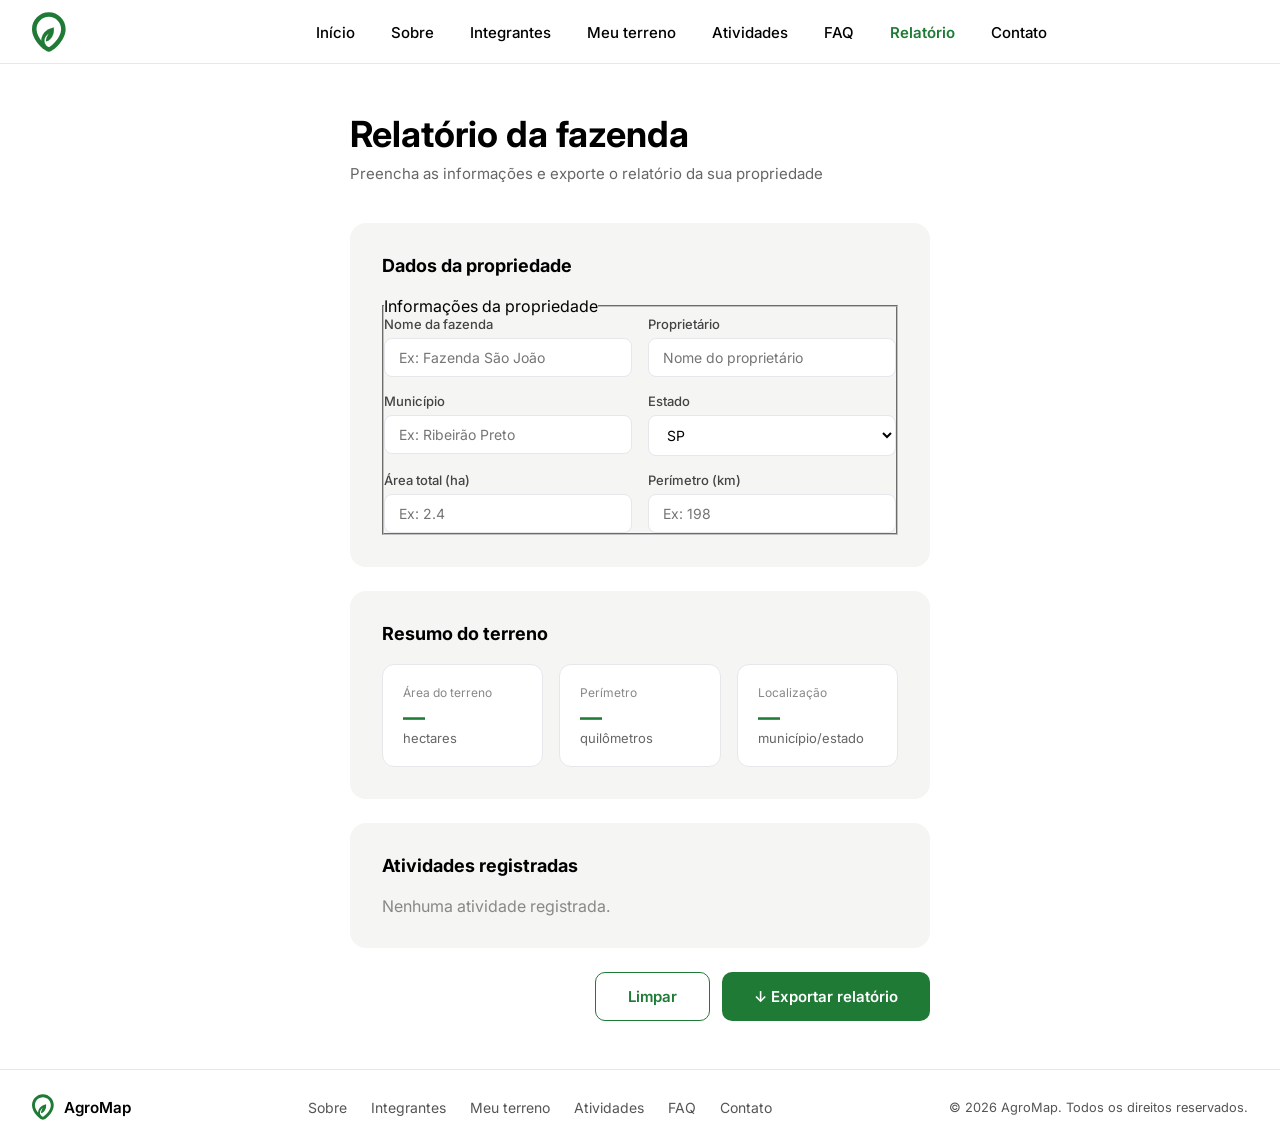
<file: pages/relatorio.html>
<!DOCTYPE html>
<html lang="PT-br">
<head>
    <meta charset="UTF-8">
    <meta name="viewport" content="width=device-width, initial-scale=1.0">
    <title>Relatório da Fazenda</title>
    <link rel="stylesheet" href="../css/styles.css">
    <link rel="stylesheet" href="../css/relatorio.css">
    <link rel="icon" href="/assents/Group 1.svg">
</head>
<body>

     <nav class="navbar">
        <a href="index.html" class="navbar-logo">
      <svg width="34" height="40" viewBox="0 0 56 65" fill="none" xmlns="http://www.w3.org/2000/svg">
        <path d="M47.9762 27.9048C47.9762 16.5681 38.8692 7.42857 27.7007 7.42857C16.5328 7.42866 7.42857 16.5675 7.42857 27.9048C7.42857 35.0785 11.7476 42.5605 17.0473 48.5275C19.6419 51.4488 22.3311 53.8461 24.5446 55.4835C25.6554 56.3052 26.5907 56.8943 27.2892 57.2591C27.4559 57.3462 27.5927 57.4102 27.7007 57.4588C27.8086 57.4102 27.9456 57.3463 28.1124 57.2591C28.811 56.8942 29.7467 56.3049 30.8577 55.4832C33.0715 53.8458 35.7612 51.4487 38.3561 48.5275C43.6566 42.5604 47.9762 35.0783 47.9762 27.9048ZM55.4048 27.9048C55.4048 37.7951 49.6459 47.0035 43.9099 53.4609C40.9866 56.7518 37.9186 59.5004 35.275 61.4557C33.9573 62.4303 32.6891 63.2493 31.5517 63.8434C30.5947 64.3433 29.1586 65 27.7007 65C26.2427 64.9999 24.8068 64.3433 23.8499 63.8434C22.7126 63.2493 21.4445 62.4303 20.127 61.4557C17.4837 59.5004 14.416 56.7515 11.4931 53.4606C5.75789 47.0031 2.09492e-06 37.7949 0 27.9048C0 12.5249 12.3703 9.11382e-05 27.7007 0C43.0304 0 55.4048 12.5242 55.4048 27.9048Z" fill="#1F7A36"/>
        <path d="M35.6347 25.2483C14.1538 30.2769 14.5306 46.5816 16.1888 53.8197L23.1984 54.9626C16.5054 45.454 23.2738 37.5911 27.4946 34.8483C24.1782 40.8673 19.5353 51.6254 27.4946 46.5054C35.4538 41.3854 36.8406 30.5054 35.6347 25.2483Z" fill="#1F7A36"/>
        <path d="M35.807 25.2089C36.4175 27.8706 36.3695 31.9359 35.171 35.9787C33.9719 40.0236 31.6151 44.0649 27.5901 46.6541C26.5889 47.2982 25.7747 47.7003 25.1232 47.8912C24.4749 48.0811 23.9568 48.0706 23.5787 47.8418C23.1968 47.6106 23.0084 47.188 22.9469 46.6752C22.8853 46.1616 22.9462 45.5266 23.093 44.8181C23.6382 42.1862 25.4075 38.3573 26.9866 35.4128C25.0035 36.8547 22.656 39.3037 21.4183 42.4334C20.0566 45.8764 20.0317 50.1563 23.3431 54.8607L23.5853 55.2047L16.043 53.9753L16.0164 53.8592C15.1828 50.2204 14.6681 44.293 17.0718 38.6362C19.4804 32.9681 24.8065 27.6013 35.5942 25.0759L35.7673 25.0355L35.807 25.2089ZM35.5002 25.4625C24.925 27.9823 19.743 33.2543 17.3972 38.7748C15.059 44.2776 15.5266 50.056 16.3353 53.664L22.818 54.7215C19.6738 50.0506 19.7184 45.7698 21.0894 42.3032C22.4892 38.7637 25.2652 36.0858 27.398 34.6998L27.6495 34.9337C25.9918 37.9424 24.014 42.1164 23.4395 44.8899C23.2961 45.5823 23.2429 46.1743 23.2979 46.6331C23.3529 47.0925 23.5117 47.3877 23.7618 47.5392C24.0159 47.693 24.4155 47.7298 25.0237 47.5516C25.6287 47.3744 26.4103 46.9925 27.3987 46.3567C31.3329 43.826 33.6495 39.8674 34.8321 35.8782C35.9892 31.9751 36.0546 28.0608 35.5002 25.4625Z" fill="#1F7A36"/>
      </svg>
    </a>

        <ul class="navbar-nav" style="list-style: none; margin: 0; padding: 0;">
            <li><a class="nav-link" href="../index.html">Início</a></li>
            <li><a class="nav-link" href="sobre.html">Sobre</a></li>
            <li><a class="nav-link" href="integrantes.html">Integrantes</a></li>
            <li><a class="nav-link" href="meuterreno.html">Meu terreno</a></li>
            <li><a class="nav-link" href="atividades.html">Atividades</a></li>
            <li><a class="nav-link" href="faq.html">FAQ</a></li>
            <li><a class="nav-link active" href="relatorio.html">Relatório</a></li>
            <li><a class="nav-link" href="contato.html">Contato</a></li>
        </ul>
         <button class="navbar-toggle" aria-label="Abrir menu">
      <span></span>
      <span></span>
      <span></span>
    </button>
  

    </nav>

<main class="relatorio-container">

  <header class="relatorio-header">
    <h1>Relatório da fazenda</h1>
    <p>Preencha as informações e exporte o relatório da sua propriedade</p>
  </header>

  <section class="card" aria-labelledby="titulo-dados">
    <h2 id="titulo-dados">Dados da propriedade</h2>
    <fieldset class="form-grid">
      <legend class="visually-hidden">Informações da propriedade</legend>

      <div class="form-group">
        <label for="nome-fazenda">Nome da fazenda</label>
        <input type="text" id="nome-fazenda" placeholder="Ex: Fazenda São João">
      </div>
      <div class="form-group">
        <label for="proprietario">Proprietário</label>
        <input type="text" id="proprietario" placeholder="Nome do proprietário">
      </div>
      <div class="form-group">
        <label for="municipio">Município</label>
        <input type="text" id="municipio" placeholder="Ex: Ribeirão Preto">
      </div>
      <div class="form-group">
        <label for="estado">Estado</label>
        <select id="estado">
          <option value="">Selecione...</option>
          <option>AC</option><option>AL</option><option>AM</option>
          <option>BA</option><option>CE</option><option>DF</option>
          <option>ES</option><option>GO</option><option>MA</option>
          <option>MG</option><option>MS</option><option>MT</option>
          <option>PA</option><option>PB</option><option>PE</option>
          <option>PI</option><option>PR</option><option>RJ</option>
          <option>RN</option><option>RO</option><option>RR</option>
          <option>RS</option><option>SC</option><option selected>SP</option>
          <option>SE</option><option>TO</option>
        </select>
      </div>
      <div class="form-group">
        <label for="area">Área total (ha)</label>
        <input type="number" id="area" placeholder="Ex: 2.4">
      </div>
      <div class="form-group">
        <label for="perimetro">Perímetro (km)</label>
        <input type="number" id="perimetro" placeholder="Ex: 198">
      </div>
    </fieldset>
  </section>

  <section class="card" aria-labelledby="titulo-resumo">
    <h2 id="titulo-resumo">Resumo do terreno</h2>
    <ul class="preview-grid">
      <li class="preview-item">
        <span>Área do terreno</span>
        <strong id="preview-area">—</strong>
        <p>hectares</p>
      </li>
      <li class="preview-item">
        <span>Perímetro</span>
        <strong id="preview-perimetro">—</strong>
        <p>quilômetros</p>
      </li>
      <li class="preview-item">
        <span>Localização</span>
        <strong id="preview-local">—</strong>
        <p>município/estado</p>
      </li>
    </ul>
  </section>

  <section class="card" aria-labelledby="titulo-atividades">
    <h2 id="titulo-atividades">Atividades registradas</h2>
    <div id="atividades-lista">
      <!-- preenchido pelo JS -->
    </div>
  </section>

  <footer class="export-section">
    <button class="btn-secondary" onclick="limparFormulario()">Limpar</button>
    <button class="btn-export" onclick="exportarRelatorio()">↓ Exportar relatório</button>
  </footer>

</main>

<aside class="toast" id="toast" role="status" aria-live="polite">
  Relatório exportado com sucesso!
</aside>

  <footer class="site-footer">
    <a href="../index.html" class="site-footer__brand">
      <svg width="22" height="26" viewBox="0 0 56 65" fill="none" xmlns="http://www.w3.org/2000/svg" aria-hidden="true">
        <path d="M47.9762 27.9048C47.9762 16.5681 38.8692 7.42857 27.7007 7.42857C16.5328 7.42866 7.42857 16.5675 7.42857 27.9048C7.42857 35.0785 11.7476 42.5605 17.0473 48.5275C19.6419 51.4488 22.3311 53.8461 24.5446 55.4835C25.6554 56.3052 26.5907 56.8943 27.2892 57.2591C27.4559 57.3462 27.5927 57.4102 27.7007 57.4588C27.8086 57.4102 27.9456 57.3463 28.1124 57.2591C28.811 56.8942 29.7467 56.3049 30.8577 55.4832C33.0715 53.8458 35.7612 51.4487 38.3561 48.5275C43.6566 42.5604 47.9762 35.0783 47.9762 27.9048ZM55.4048 27.9048C55.4048 37.7951 49.6459 47.0035 43.9099 53.4609C40.9866 56.7518 37.9186 59.5004 35.275 61.4557C33.9573 62.4303 32.6891 63.2493 31.5517 63.8434C30.5947 64.3433 29.1586 65 27.7007 65C26.2427 64.9999 24.8068 64.3433 23.8499 63.8434C22.7126 63.2493 21.4445 62.4303 20.127 61.4557C17.4837 59.5004 14.416 56.7515 11.4931 53.4606C5.75789 47.0031 2.09492e-06 37.7949 0 27.9048C0 12.5249 12.3703 9.11382e-05 27.7007 0C43.0304 0 55.4048 12.5242 55.4048 27.9048Z" fill="#1F7A36"/>
        <path d="M35.6347 25.2483C14.1538 30.2769 14.5306 46.5816 16.1888 53.8197L23.1984 54.9626C16.5054 45.454 23.2738 37.5911 27.4946 34.8483C24.1782 40.8673 19.5353 51.6254 27.4946 46.5054C35.4538 41.3854 36.8406 30.5054 35.6347 25.2483Z" fill="#1F7A36"/>
      </svg>
      AgroMap
    </a>

    <nav class="site-footer__nav" aria-label="Links do rodapé">
      <a href="sobre.html" class="site-footer__link">Sobre</a>
      <a href="integrantes.html" class="site-footer__link">Integrantes</a>
      <a href="meuterreno.html" class="site-footer__link">Meu terreno</a>
      <a href="atividades.html" class="site-footer__link">Atividades</a>
      <a href="faq.html" class="site-footer__link">FAQ</a>
      <a href="contato.html" class="site-footer__link">Contato</a>
    </nav>

    <small class="site-footer__copy">&copy; 2026 AgroMap. Todos os direitos reservados.</small>
  </footer>

    <script src="../js/relatorio.js"></script>
    <script src="../js/nav.js"></script>

</body>
</html>
</file>
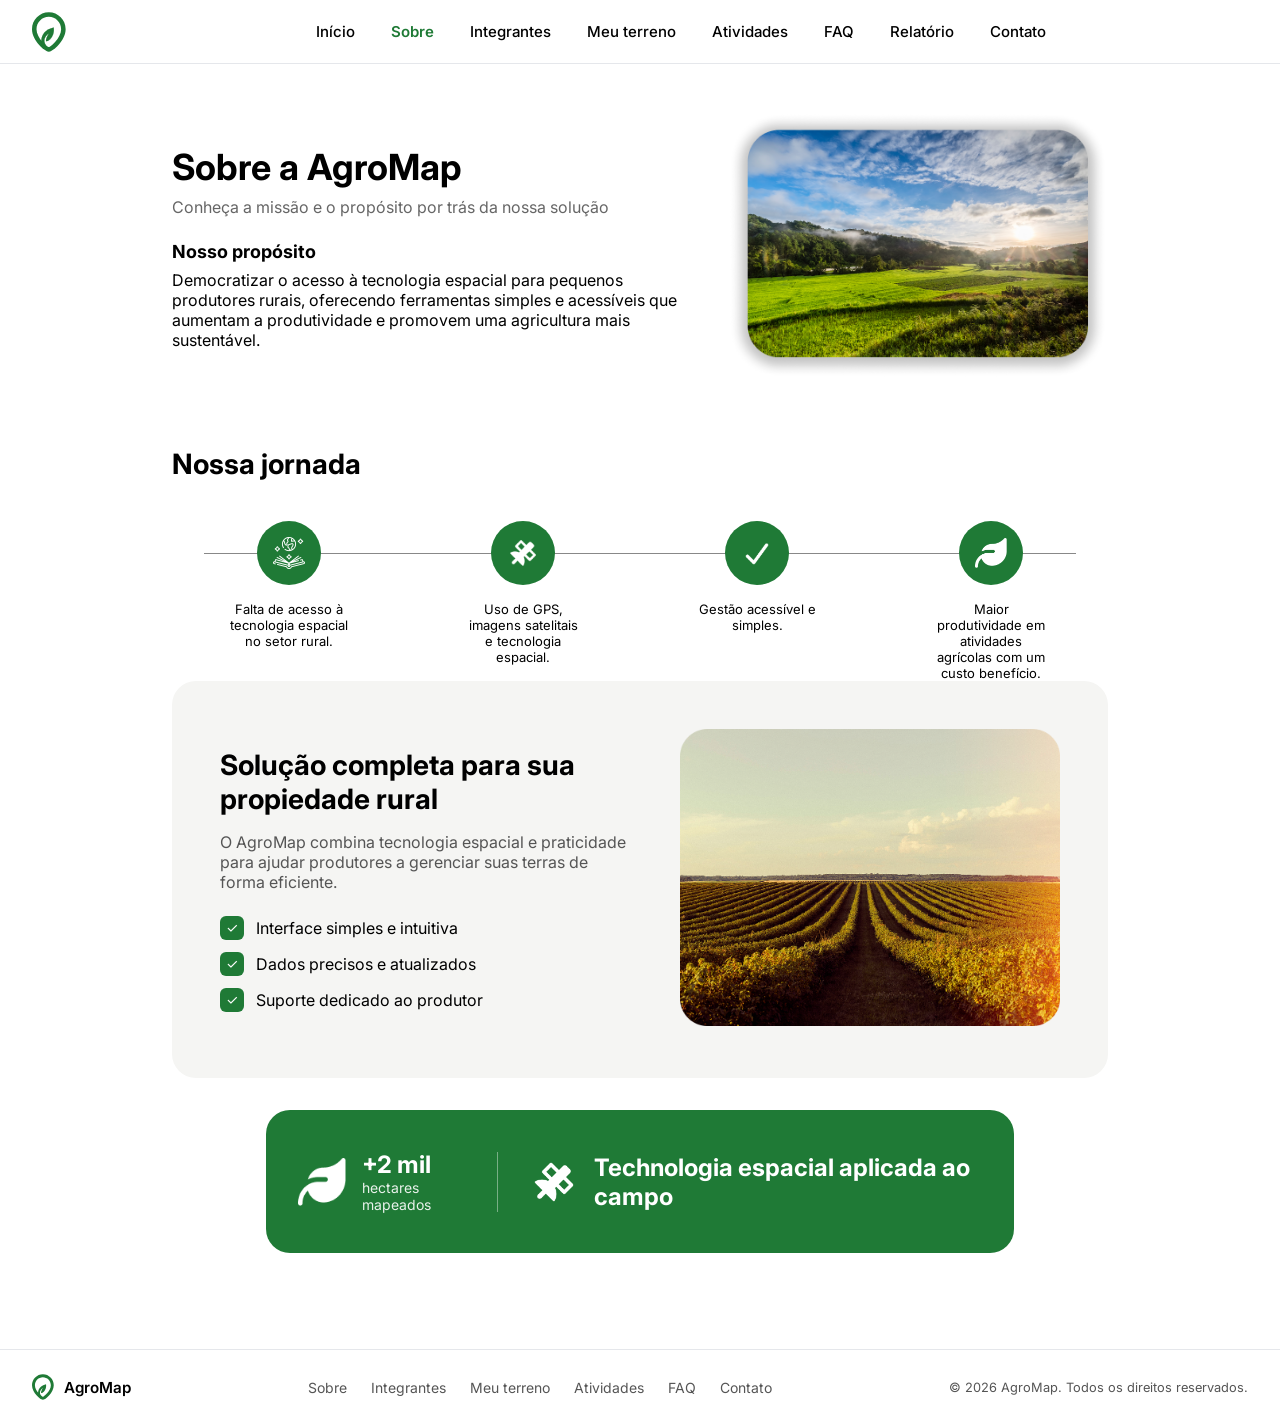
<file: pages/sobre.html>
<!DOCTYPE html>
<html lang="PT-br">
<head>
    <meta charset="UTF-8">
    <meta name="viewport" content="width=device-width, initial-scale=1.0">
    <title>Sobre</title>
    <link rel="stylesheet" href="../css/styles.css">
    <link rel="stylesheet" href="../css/sobre.css">
    <link rel="icon" href="/assents/Group 1.svg">
    
</head>
<body>



   <header class="navbar">
    <a href="index.html" class="navbar-logo">
      <svg width="34" height="40" viewBox="0 0 56 65" fill="none" xmlns="http://www.w3.org/2000/svg">
        <path d="M47.9762 27.9048C47.9762 16.5681 38.8692 7.42857 27.7007 7.42857C16.5328 7.42866 7.42857 16.5675 7.42857 27.9048C7.42857 35.0785 11.7476 42.5605 17.0473 48.5275C19.6419 51.4488 22.3311 53.8461 24.5446 55.4835C25.6554 56.3052 26.5907 56.8943 27.2892 57.2591C27.4559 57.3462 27.5927 57.4102 27.7007 57.4588C27.8086 57.4102 27.9456 57.3463 28.1124 57.2591C28.811 56.8942 29.7467 56.3049 30.8577 55.4832C33.0715 53.8458 35.7612 51.4487 38.3561 48.5275C43.6566 42.5604 47.9762 35.0783 47.9762 27.9048ZM55.4048 27.9048C55.4048 37.7951 49.6459 47.0035 43.9099 53.4609C40.9866 56.7518 37.9186 59.5004 35.275 61.4557C33.9573 62.4303 32.6891 63.2493 31.5517 63.8434C30.5947 64.3433 29.1586 65 27.7007 65C26.2427 64.9999 24.8068 64.3433 23.8499 63.8434C22.7126 63.2493 21.4445 62.4303 20.127 61.4557C17.4837 59.5004 14.416 56.7515 11.4931 53.4606C5.75789 47.0031 2.09492e-06 37.7949 0 27.9048C0 12.5249 12.3703 9.11382e-05 27.7007 0C43.0304 0 55.4048 12.5242 55.4048 27.9048Z" fill="#1F7A36"/>
        <path d="M35.6347 25.2483C14.1538 30.2769 14.5306 46.5816 16.1888 53.8197L23.1984 54.9626C16.5054 45.454 23.2738 37.5911 27.4946 34.8483C24.1782 40.8673 19.5353 51.6254 27.4946 46.5054C35.4538 41.3854 36.8406 30.5054 35.6347 25.2483Z" fill="#1F7A36"/>
        <path d="M35.807 25.2089C36.4175 27.8706 36.3695 31.9359 35.171 35.9787C33.9719 40.0236 31.6151 44.0649 27.5901 46.6541C26.5889 47.2982 25.7747 47.7003 25.1232 47.8912C24.4749 48.0811 23.9568 48.0706 23.5787 47.8418C23.1968 47.6106 23.0084 47.188 22.9469 46.6752C22.8853 46.1616 22.9462 45.5266 23.093 44.8181C23.6382 42.1862 25.4075 38.3573 26.9866 35.4128C25.0035 36.8547 22.656 39.3037 21.4183 42.4334C20.0566 45.8764 20.0317 50.1563 23.3431 54.8607L23.5853 55.2047L16.043 53.9753L16.0164 53.8592C15.1828 50.2204 14.6681 44.293 17.0718 38.6362C19.4804 32.9681 24.8065 27.6013 35.5942 25.0759L35.7673 25.0355L35.807 25.2089ZM35.5002 25.4625C24.925 27.9823 19.743 33.2543 17.3972 38.7748C15.059 44.2776 15.5266 50.056 16.3353 53.664L22.818 54.7215C19.6738 50.0506 19.7184 45.7698 21.0894 42.3032C22.4892 38.7637 25.2652 36.0858 27.398 34.6998L27.6495 34.9337C25.9918 37.9424 24.014 42.1164 23.4395 44.8899C23.2961 45.5823 23.2429 46.1743 23.2979 46.6331C23.3529 47.0925 23.5117 47.3877 23.7618 47.5392C24.0159 47.693 24.4155 47.7298 25.0237 47.5516C25.6287 47.3744 26.4103 46.9925 27.3987 46.3567C31.3329 43.826 33.6495 39.8674 34.8321 35.8782C35.9892 31.9751 36.0546 28.0608 35.5002 25.4625Z" fill="#1F7A36"/>
      </svg>
    </a>

    <nav class="navbar-nav">
      <a href="../index.html" class="nav-link">Início</a>
      <a href="sobre.html" class="nav-link active">Sobre</a>
      <a href="integrantes.html" class="nav-link">Integrantes</a>
      <a href="meuterreno.html" class="nav-link">Meu terreno</a>
      <a href="atividades.html" class="nav-link">Atividades</a>
      <a href="faq.html" class="nav-link">FAQ</a>
      <a href="relatorio.html" class="nav-link">Relatório</a>
      <a href="contato.html" class="nav-link">Contato</a>
    </nav>

    <button class="navbar-toggle" aria-label="Abrir menu">
      <span></span>
      <span></span>
      <span></span>
    </button>
  </header>
 

<main class="sobre-container">

   
    <section class="sobre-hero">
        <div class="sobre-hero-text">
            <h1>Sobre a AgroMap</h1>
            <p class="sobre-subtitulo">Conheça a missão e o propósito por trás da nossa solução</p>
            <h2>Nosso propósito</h2>
            <p>Democratizar o acesso à tecnologia espacial para pequenos produtores rurais, oferecendo ferramentas simples e acessíveis que aumentam a produtividade e promovem uma agricultura mais sustentável.</p>
        </div>
        <div class="sobre-hero-img">
            <img src="../assents/img página sobre.png" alt="Campo agrícola">
        </div>
    </section>

    
    <section class="sobre-jornada">
        <h2>Nossa jornada</h2>
      <div class="jornada-timeline">
    <div class="jornada-item">
    <div class="jornada-icone sem-fundo">
        <img src="../assents/dia-mundial-do-livro.png" alt="Livro">
    </div>
        <p>Falta de acesso à tecnologia espacial no setor rural.</p>
    </div>
    <div class="jornada-item">
        <div class="jornada-icone">
            <img src="../assents/satellite-solid-full 1.png" alt="satélite">
        </div>
        <p>Uso de GPS, imagens satelitais e tecnologia espacial.</p>
    </div>
    <div class="jornada-item">
        <div class="jornada-icone">
            <img src="../assents/check-solid-full 1.png" alt="check">
        </div>
        <p>Gestão acessível e simples.</p>
    </div>
    <div class="jornada-item">
    <div class="jornada-icone">
        <img src="../assents/Vector (2).png" alt="planta">
    </div>
        <p>Maior produtividade em atividades agrícolas com um custo benefício.</p>
    </div>
   

    </section>

   
    <section class="sobre-solucao">
    <div class="solucao-texto">
        <h2>Solução completa para sua propiedade rural</h2>
        <p>O AgroMap combina tecnologia espacial e praticidade para ajudar produtores a gerenciar suas terras de forma eficiente.</p>
        <ul class="solucao-lista">
            <li><span class="check-icon">✓</span> Interface simples e intuitiva</li>
            <li><span class="check-icon">✓</span> Dados precisos e atualizados</li>
            <li><span class="check-icon">✓</span> Suporte dedicado ao produtor</li>
        </ul>
    </div>
    <div class="solucao-img">
        <img src="../assents/campo.png" alt="Campo rural">
    </div>
    </section>
    <section class="sobre-stats">
    <div class="stat-item">
        <img src="../assents/Vector (2).png" alt="planta">
        <div>
            <strong>+2 mil</strong>
            <p>hectares mapeados</p>
        </div>
    </div>
    <div class="stat-divider"></div>
    <div class="stat-item">
        <img src="../assents/satellite-solid-full 1.png" alt="satélite">
        <div>
            <strong>Technologia espacial aplicada ao campo</strong>
        </div>
    </div>
    </section>

</main>


  <footer class="site-footer">
    <a href="../index.html" class="site-footer__brand">
      <svg width="22" height="26" viewBox="0 0 56 65" fill="none" xmlns="http://www.w3.org/2000/svg" aria-hidden="true">
        <path d="M47.9762 27.9048C47.9762 16.5681 38.8692 7.42857 27.7007 7.42857C16.5328 7.42866 7.42857 16.5675 7.42857 27.9048C7.42857 35.0785 11.7476 42.5605 17.0473 48.5275C19.6419 51.4488 22.3311 53.8461 24.5446 55.4835C25.6554 56.3052 26.5907 56.8943 27.2892 57.2591C27.4559 57.3462 27.5927 57.4102 27.7007 57.4588C27.8086 57.4102 27.9456 57.3463 28.1124 57.2591C28.811 56.8942 29.7467 56.3049 30.8577 55.4832C33.0715 53.8458 35.7612 51.4487 38.3561 48.5275C43.6566 42.5604 47.9762 35.0783 47.9762 27.9048ZM55.4048 27.9048C55.4048 37.7951 49.6459 47.0035 43.9099 53.4609C40.9866 56.7518 37.9186 59.5004 35.275 61.4557C33.9573 62.4303 32.6891 63.2493 31.5517 63.8434C30.5947 64.3433 29.1586 65 27.7007 65C26.2427 64.9999 24.8068 64.3433 23.8499 63.8434C22.7126 63.2493 21.4445 62.4303 20.127 61.4557C17.4837 59.5004 14.416 56.7515 11.4931 53.4606C5.75789 47.0031 2.09492e-06 37.7949 0 27.9048C0 12.5249 12.3703 9.11382e-05 27.7007 0C43.0304 0 55.4048 12.5242 55.4048 27.9048Z" fill="#1F7A36"/>
        <path d="M35.6347 25.2483C14.1538 30.2769 14.5306 46.5816 16.1888 53.8197L23.1984 54.9626C16.5054 45.454 23.2738 37.5911 27.4946 34.8483C24.1782 40.8673 19.5353 51.6254 27.4946 46.5054C35.4538 41.3854 36.8406 30.5054 35.6347 25.2483Z" fill="#1F7A36"/>
      </svg>
      AgroMap
    </a>

    <nav class="site-footer__nav" aria-label="Links do rodapé">
      <a href="sobre.html" class="site-footer__link">Sobre</a>
      <a href="integrantes.html" class="site-footer__link">Integrantes</a>
      <a href="meuterreno.html" class="site-footer__link">Meu terreno</a>
      <a href="atividades.html" class="site-footer__link">Atividades</a>
      <a href="faq.html" class="site-footer__link">FAQ</a>
      <a href="contato.html" class="site-footer__link">Contato</a>
    </nav>

    <small class="site-footer__copy">&copy; 2026 AgroMap. Todos os direitos reservados.</small>
  </footer>

   <script src="../js/nav.js"></script>
</body>
</html>
</file>
<file: css/styles.css>
@import url('https://fonts.googleapis.com/css2?family=Inter:wght@400;500;600;700&display=swap');

:root {
  --color-black:       #000000;
  --color-green-dark:  #1F7A36;
  --color-green-light: #3DB54A;
  --color-white:       #FFFFFF;
  --color-gray-light:  #F5F5F5;
  --color-gray-mid:    #CCCCCC;
  --color-gray-text:   #555555;
  --color-focus-ring:  rgba(31, 122, 54, 0.2);
  --color-gray-home: #747474;
}

*, *::before, *::after {
  box-sizing: border-box;
  margin: 0;
  padding: 0;
}

body {
  font-family: 'Inter', sans-serif;
  background: #fff;
  color: var(--color-black);
  display: flex;
  flex-direction: column;
  min-height: 100vh;
}

main {
  flex: 1;
}

/* ── Navbar ── */
.navbar {
  display: flex;
  align-items: center;
  padding: 0 32px;
  height: 64px;
  background: #fff;
  border-bottom: 1.5px solid #e5e7eb;
  position: sticky;
  top: 0;
  z-index: 1000;
}

.navbar-logo {
  display: flex;
  align-items: center;
  text-decoration: none;
  margin-right: 48px;
  flex-shrink: 0;
}

.navbar-nav {
  display: flex;
  align-items: center;
  gap: 8px;
  flex: 1;
  justify-content: center;
}

.nav-link {
  text-decoration: none;
  color: var(--color-black);
  font-size: 15px;
  font-weight: 500;
  padding: 6px 14px;
  border-radius: 6px;
  transition: color 0.2s, background 0.2s;
  white-space: nowrap;
}

.nav-link:hover {
  color: var(--color-green-dark);
  background: #f0f7f0;
}

.nav-link.active {
  color: var(--color-green-dark);
  font-weight: 600;
}

/* ── Hamburger (mobile) ── */
.navbar-toggle {
  display: none;
  flex-direction: column;
  justify-content: center;
  gap: 5px;
  background: none;
  border: none;
  cursor: pointer;
  padding: 4px;
  margin-left: auto;
}

.navbar-toggle span {
  display: block;
  width: 24px;
  height: 2px;
  background: var(--color-black);
  border-radius: 2px;
  transition: transform 0.25s, opacity 0.25s;
}

.navbar-toggle.open span:nth-child(1) {
  transform: translateY(7px) rotate(45deg);
}
.navbar-toggle.open span:nth-child(2) {
  opacity: 0;
}
.navbar-toggle.open span:nth-child(3) {
  transform: translateY(-7px) rotate(-45deg);
}

/* ── Responsive ── */
@media (max-width: 768px) {
  .navbar-toggle {
    display: flex;
  }

  .navbar-nav {
    display: none;
    flex-direction: column;
    align-items: flex-start;
    gap: 0;
    position: absolute;
    top: 64px;
    left: 0;
    right: 0;
    background: #fff;
    border-bottom: 1.5px solid #e5e7eb;
    padding: 12px 0;
    box-shadow: 0 4px 12px rgba(0,0,0,0.08);
  }

  .navbar-nav.open {
    display: flex;
  }

  .nav-link {
    width: 100%;
    padding: 12px 24px;
    border-radius: 0;
  }
}

/* Titulos global, só jogar o id e boa  */
.page-header {
  padding: 48px 32px 32px;
}

.page-header__title {
  font-size: 2.8rem;
  font-weight: 700;
  color: var(--color-black);
  margin-bottom: 6px;
  text-align: left;
  padding-left: 9rem;
}

.page-header__subtitle {
  font-size: 1.5rem;
  color: #6b7280;
  font-weight: 400;
  text-align: left;
  padding-left: 9rem;
}

/* ── Card — padrão global reutilizado em todas as páginas ── */
.card {
  background: #f3f4f6;
  border-radius: 16px;
  padding: 32px 28px;
}

.card__title {
  font-size: 1.6rem;
  font-weight: 700;
  color: var(--color-black);
  margin-bottom: 20px;
}

/* ── Formulário global ── */
.form-label {
  display: block;
  font-size: 0.95rem;
  font-weight: 500;
  color: var(--color-black);
  margin-bottom: 6px;
}

.form-input {
  width: 100%;
  padding: 10px 14px;
  border: 1.5px solid #d1d5db;
  border-radius: 8px;
  font-family: 'Inter', sans-serif;
  font-size: 0.95rem;
  color: #374151;
  background: #fff;
  outline: none;
  transition: border-color 0.2s;
  margin-bottom: 12px;
}

.form-input::placeholder {
  color: #9ca3af;
}

.form-input:focus {
  border-color: var(--color-green-dark);
}

.form-select {
  width: 100%;
  padding: 10px 14px;
  border: 1.5px solid #d1d5db;
  border-radius: 8px;
  font-family: 'Inter', sans-serif;
  font-size: 0.95rem;
  color: #374151;
  background: #fff;
  outline: none;
  transition: border-color 0.2s;
  margin-bottom: 12px;
  cursor: pointer;
  appearance: auto;
}

.form-select:focus {
  border-color: var(--color-green-dark);
}

/* ── Botão primário global ── */
.btn-primary {
  display: block;
  width: 100%;
  padding: 14px;
  background: var(--color-green-dark);
  color: #fff;
  font-family: 'Inter', sans-serif;
  font-size: 1rem;
  font-weight: 600;
  border: none;
  border-radius: 10px;
  cursor: pointer;
  transition: background 0.2s;
  text-align: center;
}

.btn-primary:hover {
  background: var(--color-green-light);
}

/* ── Footer ── */
.site-footer {
  border-top: 1.5px solid #e5e7eb;
  background: #fff;
  padding: 24px 32px;
  display: flex;
  align-items: center;
  justify-content: space-between;
  gap: 16px;
  flex-wrap: wrap;
}

.site-footer__brand {
  display: flex;
  align-items: center;
  gap: 10px;
  text-decoration: none;
  color: var(--color-black);
  font-weight: 600;
  font-size: 0.95rem;
}

.site-footer__nav {
  display: flex;
  gap: 4px;
  flex-wrap: wrap;
}

.site-footer__link {
  text-decoration: none;
  color: var(--color-gray-text);
  font-size: 0.875rem;
  padding: 4px 10px;
  border-radius: 6px;
  transition: color 0.2s, background 0.2s;
}

.site-footer__link:hover {
  color: var(--color-green-dark);
  background: #f0f7f0;
}

.site-footer__copy {
  font-size: 0.8rem;
  color: var(--color-gray-text);
  white-space: nowrap;
}

@media (max-width: 768px) {
  .site-footer {
    flex-direction: column;
    align-items: flex-start;
    gap: 20px;
  }

  .site-footer__copy {
    white-space: normal;
  }
}

/* ── Main content ── */
.main-content {
  max-width: 900px;
  margin: 80px auto;
  padding: 0 24px;
  text-align: center;
}

.main-content h1 {
  font-size: 2rem;
  color: var(--color-green-dark);
  margin-bottom: 12px;
}

.main-content p {
  color: #6b7280;
  font-size: 1.05rem;
}
</file>
<file: css/home.css>
/* ── Hero ── */
.hero {
  display: flex;
  align-items: center;
  gap: 2rem;
  padding: 4rem 2rem;
  max-width: 1100px;
  margin: 0 auto;
}

.hero-texto {
  flex: 1;
}

.hero-badge {
  display: inline-block;
  font-size: 13px;
  color: var(--color-green-dark);
  background: #e8f5ec;
  border: 1px solid #b7dfc4;
  border-radius: 999px;
  padding: 4px 14px;
  margin-bottom: 1rem;
}

.hero-titulo {
  font-size: 2.5rem;
  font-weight: 700;
  line-height: 1.2;
  color: var(--color-black);
  margin-top: 0.5rem;
}

.hero-destaque {
  color: var(--color-green-dark);
}

.hero-figura {
  position: relative;
  flex: 1.2;
  margin: 0;
}

.hero-imagem {
  width: 100%;
  height: 300px;
  object-fit: cover;
  border-radius: 20px;
  display: block;
}
.hero-card {
  position: absolute;
  bottom: 20px;
  left: -20px;
  background: #fff;
  border-radius: 12px;
  padding: 14px 18px;
  box-shadow: 0 4px 20px rgba(0, 0, 0, 0.13);
  min-width: 150px;
}
.hero-card p {
  font-size: 12px;
  color: var(--color-gray-text);
  margin-bottom: 2px;
}

.hero-card strong {
  display: block;
  font-size: 22px;
  color: var(--color-black);
  margin-bottom: 10px;
}

/* ── Cards Home ── */
.card-home {
  display: flex;
  gap: 1.5rem;
  justify-content: center;
   padding: 2rem 6rem;
}

.card-terreno,
.card-gestao {
  background: var(--color-gray-light);
  border: 1.5px solid var(--color-gray-mid);
  border-radius: 1.2rem;
  padding: 2rem;
  width:  420px;
  display: flex;
  flex-direction: column;
  gap: 1rem;
  box-shadow: 0 4px 16px rgba(0, 0, 0, 0.2); 
}

.card-terreno img,
.card-gestao img {
  width: 40px;
  height: 40px;
}

.card-terreno h3,
.card-gestao h3 {
  font-size: 1.1rem;
  font-weight: 700;
}

.card-terreno p,
.card-gestao p {
  font-size: 0.9rem;
  color: var(--color-gray-text);
  line-height: 1.5;
}

.card-terreno a,
.card-gestao a {
  align-self: flex-end;
  color: var(--color-green-dark);
  font-size: 2.5rem;
  text-decoration: none;
}

.card-terreno a:hover,
.card-gestao a:hover {
  color: var(--color-green-light);
}


/* ── Mobile ── */
@media (max-width: 768px) {
  .hero {
    flex-direction: column;
  }

  .hero-card {
    left: 10px;
  }
}
</file>
<file: css/atividade.css>
/* ── Atividades — layout ── */
.atividade-section {
  padding: 0 9rem;
  margin-bottom: 32px;
}

/* Form: 3 colunas (Nome | Descrição | Área) */
.atividade-form-grid {
  display: grid;
  grid-template-columns: 1fr 2fr 1fr;
  gap: 0 24px;
  align-items: start;
}

.atividade-field {
  display: flex;
  flex-direction: column;
}

.atividade-field .form-input {
  margin-bottom: 0;
  flex: 1;
}

.atividade-textarea {
  resize: vertical;
  min-height: 110px;
}

/* Botão centralizado — sobrescreve width: 100% do btn-primary global */
.atividade-btn-wrap {
  display: flex;
  justify-content: center;
  padding: 20px 0 8px;
}

.atividade-btn-wrap .btn-primary {
  display: inline-block;
  width: auto;
  min-width: 220px;
  padding: 13px 56px;
}

/* Grid de cards de atividade */
.atividade-list {
  list-style: none;
  display: grid;
  grid-template-columns: repeat(auto-fill, minmax(420px, 1fr));
  gap: 20px;
}

/* Card individual */
.atividade-card {
  display: grid;
  grid-template-columns: 1fr 1fr;
  gap: 0;
  box-shadow: inset 4px 0 0 var(--color-green-dark);
}

.atividade-card__name {
  font-size: 1.4rem;
  font-weight: 700;
  color: var(--color-black);
  margin-bottom: 16px;
  grid-column: 1 / -1;
}

.atividade-stat__label {
  font-size: 0.9rem;
  color: var(--color-gray-text);
  margin-bottom: 4px;
}

.atividade-stat__value {
  font-size: 2.6rem;
  font-weight: 700;
  color: var(--color-black);
  line-height: 1.1;
}

.atividade-stat__value span:last-child {
  font-size: 1.3rem;
  font-weight: 400;
}

.atividade-card__right {
  border-left: 1.5px solid #e5e7eb;
  padding-left: 24px;
}

.atividade-card__desc {
  font-size: 0.9rem;
  color: var(--color-gray-text);
  line-height: 1.65;
  margin-top: 4px;
}


#btn-criar-atividade{
    width: 1700px;
}
.btn-deletar {
    background: #e53e3e;
    color: #fff;
    border: none;
    border-radius: 6px;
    padding: 0.4rem 1rem;
    font-size: 0.85rem;
    font-weight: 600;
    cursor: pointer;
    margin-top: 0.5rem;
    transition: background 0.2s;
}

.btn-deletar:hover {
    background: #c53030;
}

/* ── Responsividade — Atividades ── */

/* Tablet (≤ 1024px) */
@media (max-width: 1024px) {
  .atividade-section {
    padding: 0 3rem;
  }

  .atividade-form-grid {
    grid-template-columns: 1fr 1fr;
  }

  /* Área fica sozinha na segunda linha */
  .atividade-form-grid .atividade-field:last-of-type {
    grid-column: 1 / -1;
  }

  .atividade-list {
    grid-template-columns: repeat(auto-fill, minmax(320px, 1fr));
  }

  #btn-criar-atividade {
    width: 100%;
  }
}

/* Mobile grande (≤ 768px) */
@media (max-width: 768px) {
  .atividade-section {
    padding: 0 1.25rem;
  }

  .atividade-form-grid {
    grid-template-columns: 1fr;
  }

  .atividade-form-grid .atividade-field:last-of-type {
    grid-column: auto;
  }

  .atividade-list {
    grid-template-columns: 1fr;
  }

  .atividade-card {
    grid-template-columns: 1fr;
  }

  .atividade-card__right {
    border-left: none;
    border-top: 1.5px solid #e5e7eb;
    padding-left: 0;
    padding-top: 16px;
    margin-top: 12px;
  }

  .atividade-stat__value {
    font-size: 2rem;
  }

  .atividade-btn-wrap .btn-primary {
    width: 100%;
    min-width: unset;
    padding: 13px 24px;
  }

  #btn-criar-atividade {
    width: 100%;
  }
}


@media (max-width: 480px) {
  .atividade-section {
    padding: 0 1rem;
  }

  .atividade-card__name {
    font-size: 1.2rem;
  }

  .atividade-stat__value {
    font-size: 1.75rem;
  }

  .atividade-stat__value span:last-child {
    font-size: 1.1rem;
  }
}

@media (max-width: 768px) {
  .page-header__title,
  .page-header__subtitle {
    padding-left: 1.25rem;
  }

  .page-header {
    padding: 32px 0 24px;
  }
}
</file>
<file: css/contato.css>
@import url('https://fonts.googleapis.com/css2?family=Inter:wght@400;500;600;700&display=swap');

#conteudo-principal {
  display: flex;
  align-items: center;
  justify-content: center;
  gap: 4rem;
  min-height: 100vh;
  padding: 2rem;
}

/* Formulário */
.contato-section {
  width: 100%;
  max-width: 480px;
 
}

.contato-header {
  margin-bottom: 2rem;
}

.contato-header h1 {
  font-size: 2rem;
  font-weight: 700;
}

.contato-header p {
  font-size: 1rem;
  color: #666;
  margin-top: 0.25rem;
}

.form-group {
  display: flex;
  flex-direction: column;
  gap: 0.4rem;
  margin-bottom: 1.25rem;
}

.form-group label {
  font-size: 0.9rem;
  font-weight: 500;
}

.form-group input,
.form-group textarea {
  width: 100%;
  padding: 0.75rem 1rem;
  border: 1px solid #ddd;
  border-radius: 8px;
  font-family: 'Inter', sans-serif;
  font-size: 0.95rem;
  outline: none;
  transition: border-color 0.2s;
}

.form-group textarea {
  resize: vertical;
}



/* Logo */
.logo-contato img {
  max-width: 350px;
  width: 100%;
}

/* Responsivo */
@media (max-width: 768px) {
  #conteudo-principal {
    flex-direction: column;
    gap: 2rem;
  }
}
</file>
<file: css/faq.css>
/* ── faq.css ─────────────────────────────────────────────────── */

#conteudo-principal {
  max-width: 800px;
  margin: 0 auto;
  padding: 0 32px 80px;
}

/* ── Lista de perguntas ────────────────────────────────────────── */
.faq-lista {
  display: flex;
  flex-direction: column;
  gap: 24px;
  margin-top: 8px;
}

/* ── Item individual ───────────────────────────────────────────── */
.faq-item {
  background: #f3f4f6;
  border-radius: 16px;
  padding: 28px 32px;
  border: 1.5px solid transparent;
  transition: border-color 0.2s, box-shadow 0.2s;
}

.faq-item:hover {
  border-color: #d1fae5;
  box-shadow: 0 4px 16px rgba(31, 122, 54, 0.08);
}

.faq-item__pergunta {
  font-size: 1.05rem;
  font-weight: 700;
  color: #111827;
  margin-bottom: 10px;
}

.faq-item__resposta {
  font-size: 0.95rem;
  color: #4b5563;
  line-height: 1.65;
}

/* ── Botão CTA ─────────────────────────────────────────────────── */
.faq-cta {
  display: flex;
  align-items: center;
  justify-content: center;
  gap: 16px;
  margin-top: 48px;
  background: #1F7A36;
  color: #fff;
  border-radius: 16px;
  padding: 28px 40px;
  text-decoration: none;
  font-size: 1.05rem;
  font-weight: 500;
  line-height: 1.5;
  text-align: center;
  transition: background 0.2s, transform 0.2s;
}

.faq-cta:hover {
  background: #3DB54A;
  transform: translateY(-2px);
}

.faq-cta strong {
  font-weight: 700;
}

.faq-cta__seta {
  font-size: 1.4rem;
  flex-shrink: 0;
}

/* ── Responsivo ────────────────────────────────────────────────── */
@media (max-width: 640px) {
  #conteudo-principal {
    padding: 0 16px 60px;
  }

  .faq-item {
    padding: 20px 20px;
  }

  .faq-cta {
    padding: 24px 20px;
    font-size: 1rem;
    flex-direction: column;
    gap: 8px;
  }

  .page-header__title {
    padding-left: 0 !important;
  }
}
</file>
<file: css/integrantes.css>
@import url('https://fonts.googleapis.com/css2?family=Inter:wght@400;500;600;700&display=swap');

#conteudo-principal {
  padding: 0 32px 80px;
  max-width: 1200px;
  margin: 0 auto;
}

/* ── Grid de cards ─────────────────────────────────────────────── */
.integrantes-grid {
  display: grid;
  grid-template-columns: repeat(2, 1fr);
  gap: 24px;
  margin-top: 8px;
  padding: 0 9rem;
}

/* ── Card individual ───────────────────────────────────────────── */
.integrante-card {
  background: #f3f4f6;
  border-radius: 16px;
  padding: 32px 24px;
  display: flex;
  flex-direction: column;
  align-items: center;
  gap: 16px;
  transition: transform 0.2s ease, box-shadow 0.2s ease;
}

.integrante-card:hover {
  transform: translateY(-4px);
  box-shadow: 0 8px 24px rgba(0, 0, 0, 0.08);
}

/* ── Foto ──────────────────────────────────────────────────────── */
.integrante-card__foto-wrapper {
  width: 100px;
  height: 100px;
  border-radius: 50%;
  overflow: hidden;
  flex-shrink: 0;
  background: #e5e7eb;
  display: flex;
  align-items: center;
  justify-content: center;
}

.integrante-card__foto {
  width: 100%;
  height: 100%;
  object-fit: cover;
  display: block;
}

/* Fallback com iniciais quando a foto não carrega */
.integrante-card__foto-fallback {
  display: none;
  width: 100%;
  height: 100%;
  align-items: center;
  justify-content: center;
  background: #d1fae5;
  color: #1F7A36;
  font-size: 1.4rem;
  font-weight: 700;
  letter-spacing: 1px;
}

/* ── Informações ───────────────────────────────────────────────── */
.integrante-card__info {
  display: flex;
  flex-direction: column;
  align-items: center;
  gap: 6px;
  text-align: center;
}

.integrante-card__nome {
  font-size: 1rem;
  font-weight: 700;
  color: #111827;
  line-height: 1.3;
}

.integrante-card__rm {
  font-size: 0.85rem;
  font-weight: 500;
  color: #6b7280;
}

/* ── Links LinkedIn e GitHub ───────────────────────────────────── */
.integrante-card__links {
  display: flex;
  gap: 10px;
  margin-top: 8px;
  flex-wrap: wrap;
  justify-content: center;
}

.integrante-card__link {
  display: inline-flex;
  align-items: center;
  gap: 6px;
  padding: 7px 14px;
  border-radius: 8px;
  font-size: 0.85rem;
  font-weight: 600;
  text-decoration: none;
  transition: opacity 0.2s, transform 0.15s;
}

.integrante-card__link:hover {
  opacity: 0.85;
  transform: translateY(-1px);
}

.integrante-card__link--linkedin {
  background: #0077b5;
  color: #fff;
}

.integrante-card__link--github {
  background: #24292e;
  color: #fff;
}

/* ── Frase final ───────────────────────────────────────────────── */
.integrantes-frase {
  margin-top: 48px;
  background: #1F7A36;
  border-radius: 16px;
  padding: 28px 40px;
  text-align: center;
  max-width: calc(100% - 18rem);
  margin-left: auto;
  margin-right: auto;
}

.integrantes-frase p {
  color: #fff;
  font-size: 1.1rem;
  font-weight: 500;
  line-height: 1.5;
}

/* ── Responsivo ────────────────────────────────────────────────── */

/* Tablet */
@media (max-width: 900px) {
  .integrantes-grid {
    padding: 0 2rem;
  }

  .integrantes-frase {
    max-width: calc(100% - 4rem);
  }
}

/* Mobile grande */
@media (max-width: 640px) {
  .integrantes-grid {
    grid-template-columns: 1fr;
    padding: 0;
    gap: 16px;
  }

  .integrante-card {
    padding: 24px 20px;
  }

  .integrantes-frase {
    max-width: 100%;
    padding: 24px 20px;
    margin-top: 32px;
  }

  .integrantes-frase p {
    font-size: 1rem;
  }

  #conteudo-principal {
    padding: 0 16px 60px;
  }

  .page-header__title,
  .page-header__subtitle {
    padding-left: 0 !important;
    text-align: center;
  }
}

/* Mobile pequeno */
@media (max-width: 400px) {
  .integrante-card__links {
    flex-direction: column;
    align-items: center;
  }

  .integrante-card__link {
    width: 100%;
    justify-content: center;
  }
}
</file>
<file: css/relatorio.css>
/* Container */
.relatorio-container {
    max-width: 900px;
    margin: 0 auto;
    padding: 48px 32px;
}

.relatorio-header {
    margin-bottom: 40px;
}

.relatorio-header h1 {
    font-size: 36px;
    font-weight: 700;
    margin-bottom: 8px;
}

.relatorio-header p {
    color: #666;
    font-size: 15px;
}

/* Cards */
.card {
    background: #f5f5f3;
    border-radius: 16px;
    padding: 32px;
    margin-bottom: 24px;
}

.card h2 {
    font-size: 18px;
    font-weight: 700;
    margin-bottom: 20px;
}

/* Form */
.form-grid {
    display: grid;
    grid-template-columns: 1fr 1fr;
    gap: 16px;
}

.form-group {
    display: flex;
    flex-direction: column;
    gap: 6px;
}

.form-group label {
    font-size: 13px;
    font-weight: 500;
    color: #444;
}

.form-group input,
.form-group select {
    padding: 10px 14px;
    border: 1.5px solid #e5e7eb;
    border-radius: 8px;
    font-size: 14px;
    font-family: 'Inter', sans-serif;
    background: #fff;
    outline: none;
    transition: border 0.2s;
}

.form-group input:focus,
.form-group select:focus {
    border-color: var(--color-green-dark);
}

/* Preview */
.preview-grid {
    display: grid;
    grid-template-columns: 1fr 1fr 1fr;
    gap: 16px;
}

.preview-item {
    background: #fff;
    border-radius: 12px;
    padding: 20px;
    border: 1.5px solid #e5e7eb;
}

.preview-item span {
    font-size: 12px;
    color: #888;
    display: block;
    margin-bottom: 4px;
}

.preview-item strong {
    font-size: 22px;
    font-weight: 700;
    color: var(--color-green-dark);
    display: block;
}

.preview-item p {
    font-size: 13px;
    color: #666;
}
.preview-grid {
  list-style: none;
  padding: 0;
  margin: 0;
}

/* Atividades */
.atividade-row {
    display: flex;
    align-items: center;
    justify-content: space-between;
    padding: 14px 0;
    border-bottom: 1px solid #e5e7eb;
}

.atividade-row:last-child {
    border-bottom: none;
}

.atividade-nome {
    font-weight: 500;
}

.atividade-badge {
    background: #f0f7f0;
    color: var(--color-green-dark);
    font-size: 12px;
    font-weight: 600;
    padding: 4px 10px;
    border-radius: 20px;
}

/* Botões */
.export-section {
    display: flex;
    gap: 12px;
    justify-content: flex-end;
    margin-top: 8px;
}

.btn-export {
    background: var(--color-green-dark);
    color: white;
    border: none;
    padding: 14px 32px;
    border-radius: 10px;
    font-size: 15px;
    font-weight: 600;
    font-family: 'Inter', sans-serif;
    cursor: pointer;
    transition: background 0.2s;
}

.btn-export:hover {
    background: #165a28;
}

.btn-secondary {
    background: #fff;
    color: var(--color-green-dark);
    border: 1.5px solid var(--color-green-dark);
    padding: 14px 32px;
    border-radius: 10px;
    font-size: 15px;
    font-weight: 600;
    font-family: 'Inter', sans-serif;
    cursor: pointer;
    transition: background 0.2s;
}

.btn-secondary:hover {
    background: #f0f7f0;
}

/* Toast */
.toast {
    position: fixed;
    bottom: 32px;
    right: 32px;
    background: var(--color-green-dark);
    color: white;
    padding: 14px 24px;
    border-radius: 10px;
    font-size: 14px;
    font-weight: 500;
    opacity: 0;
    transform: translateY(16px);
    transition: opacity 0.3s, transform 0.3s;
    pointer-events: none;
    z-index: 999;
}

.toast.show {
    opacity: 1;
    transform: translateY(0);
}

/* ─── Responsivo ─── */

@media (max-width: 768px) {
    .relatorio-container {
        padding: 32px 20px;
    }

    .relatorio-header h1 {
        font-size: 28px;
    }

    .card {
        padding: 24px 20px;
    }

    .form-grid {
        grid-template-columns: 1fr;
    }

    .preview-grid {
        grid-template-columns: 1fr;
    }

    .export-section {
        flex-direction: column;
    }

    .btn-export,
    .btn-secondary {
        width: 100%;
        text-align: center;
    }

    .toast {
        bottom: 16px;
        right: 16px;
        left: 16px;
        text-align: center;
    }
}

@media (max-width: 480px) {
    .relatorio-header h1 {
        font-size: 24px;
    }

    .relatorio-header p {
        font-size: 14px;
    }

    .card {
        border-radius: 12px;
        padding: 20px 16px;
    }

    .preview-item strong {
        font-size: 18px;
    }

    .btn-export,
    .btn-secondary {
        padding: 12px 24px;
        font-size: 14px;
    }
}
</file>
<file: css/sobre.css>
/* Hero */
.sobre-container {
    max-width: 1000px;
    margin: 0 auto;
    padding: 48px 32px;
}

.sobre-hero {
    display: flex;
    align-items: center;
    gap: 48px;
    margin-bottom: 64px;
}

.sobre-hero-text {
    flex: 1;
}

.sobre-hero-text h1 {
    font-size: 36px;
    font-weight: 700;
    margin-bottom: 8px;
}

.sobre-subtitulo {
    color: #666;
    margin-bottom: 24px;
}

.sobre-hero-text h2 {
    font-size: 18px;
    font-weight: 700;
    margin-bottom: 8px;
}

.sobre-hero-img img {
    width: 380px;
    border-radius: 24px;
    object-fit: cover;
}


.sobre-jornada h2 {
    font-size: 28px;
    font-weight: 700;
    margin-bottom: 40px;
}

.jornada-timeline {
    display: flex;
    align-items: flex-start;
    gap: 0;
    position: relative;
}

.jornada-timeline::before {
    content: '';
    position: absolute;
    top: 32px;
    left: 32px;
    right: 32px;
    height: 2px;
    background: #000;
    z-index: 0;
}

.jornada-item {
    flex: 1;
    display: flex;
    flex-direction: column;
    align-items: center;
    text-align: center;
    position: relative;
    z-index: 1;
}

.jornada-icone {
    width: 64px;
    height: 64px;
    background: var(--color-green-dark);
    border-radius: 50%;
    display: flex;
    align-items: center;
    justify-content: center;
    font-size: 24px;
    margin-bottom: 16px;
    color: white;
}

.jornada-item p {
    font-size: 13px;
    max-width: 120px;
}
.jornada-icone img {
    width: 32px;
    height: 32px;
    object-fit: contain;
    filter: brightness(0) invert(1);
}
.jornada-timeline::before {
    content: '';
    position: absolute;
    top: 32px;
    left: 32px;
    right: 32px;
    height: 1.5px;
    background: #888;
    z-index: 0;
}
.jornada-icone {
    z-index: 1;
    position: relative;
}

.sobre-solucao {
    display: flex;
    align-items: center;
    gap: 48px;
    background: #f5f5f3;
    border-radius: 24px;
    padding: 48px;
    margin-bottom: 32px;
}

.solucao-texto {
    flex: 1;
}

.solucao-texto h2 {
    font-size: 28px;
    font-weight: 700;
    margin-bottom: 16px;
}

.solucao-texto p {
    color: #555;
    margin-bottom: 24px;
}

.solucao-lista {
    list-style: none;
    display: flex;
    flex-direction: column;
    gap: 12px;
}

.solucao-lista li {
    display: flex;
    align-items: center;
    gap: 12px;
}

.check-icon {
    background: var(--color-green-dark);
    color: white;
    width: 24px;
    height: 24px;
    border-radius: 6px;
    display: flex;
    align-items: center;
    justify-content: center;
    font-size: 14px;
    flex-shrink: 0;
}

.solucao-img img {
    width: 380px;
    border-radius: 16px;
    object-fit: cover;
}


.sobre-stats {
    display: flex;
    align-items: center;
    justify-content: center;
    gap: 32px;
    background: var(--color-green-dark);
    border-radius: 24px;
    padding: 40px 32px;
    margin-bottom: 48px;
}

.stat-item {
    display: flex;
    align-items: center;
    gap: 16px;
    color: white;
}

.stat-item img {
    width: 48px;
    height: 48px;
    filter: brightness(0) invert(1);
}

.stat-item strong {
    font-size: 24px;
    display: block;
}

.stat-item p {
    font-size: 14px;
    opacity: 0.9;
}

.stat-divider {
    width: 1.5px;
    height: 60px;
    background: rgba(255,255,255,0.4);
}
.sobre-stats {
    width: 80%;
    margin-left: auto;
    margin-right: auto;
}
@media (max-width: 768px) {
    .sobre-container {
        padding: 32px 20px;
    }

    .sobre-hero {
        flex-direction: column;
        gap: 32px;
        margin-bottom: 48px;
    }

    .sobre-hero-img img {
        width: 100%;
    }

    .sobre-hero-text h1 {
        font-size: 28px;
    }

    .jornada-timeline {
        flex-direction: column;
        align-items: center;
        gap: 32px;
    }

    .jornada-timeline::before {
        display: none;
    }

    .jornada-item p {
        max-width: 200px;
    }

    .sobre-solucao {
        flex-direction: column;
        padding: 32px 24px;
        gap: 32px;
    }

    .solucao-img img {
        width: 100%;
    }

    .sobre-stats {
        flex-direction: column;
        width: 100%;
        gap: 24px;
        padding: 32px 24px;
    }

    .stat-divider {
        width: 80%;
        height: 1.5px;
    }
}

@media (max-width: 480px) {
    .sobre-hero-text h1 {
        font-size: 24px;
    }

    .sobre-jornada h2,
    .solucao-texto h2 {
        font-size: 22px;
    }

    .sobre-solucao {
        padding: 24px 16px;
        border-radius: 16px;
    }

    .stat-item strong {
        font-size: 20px;
    }
}
</file>
